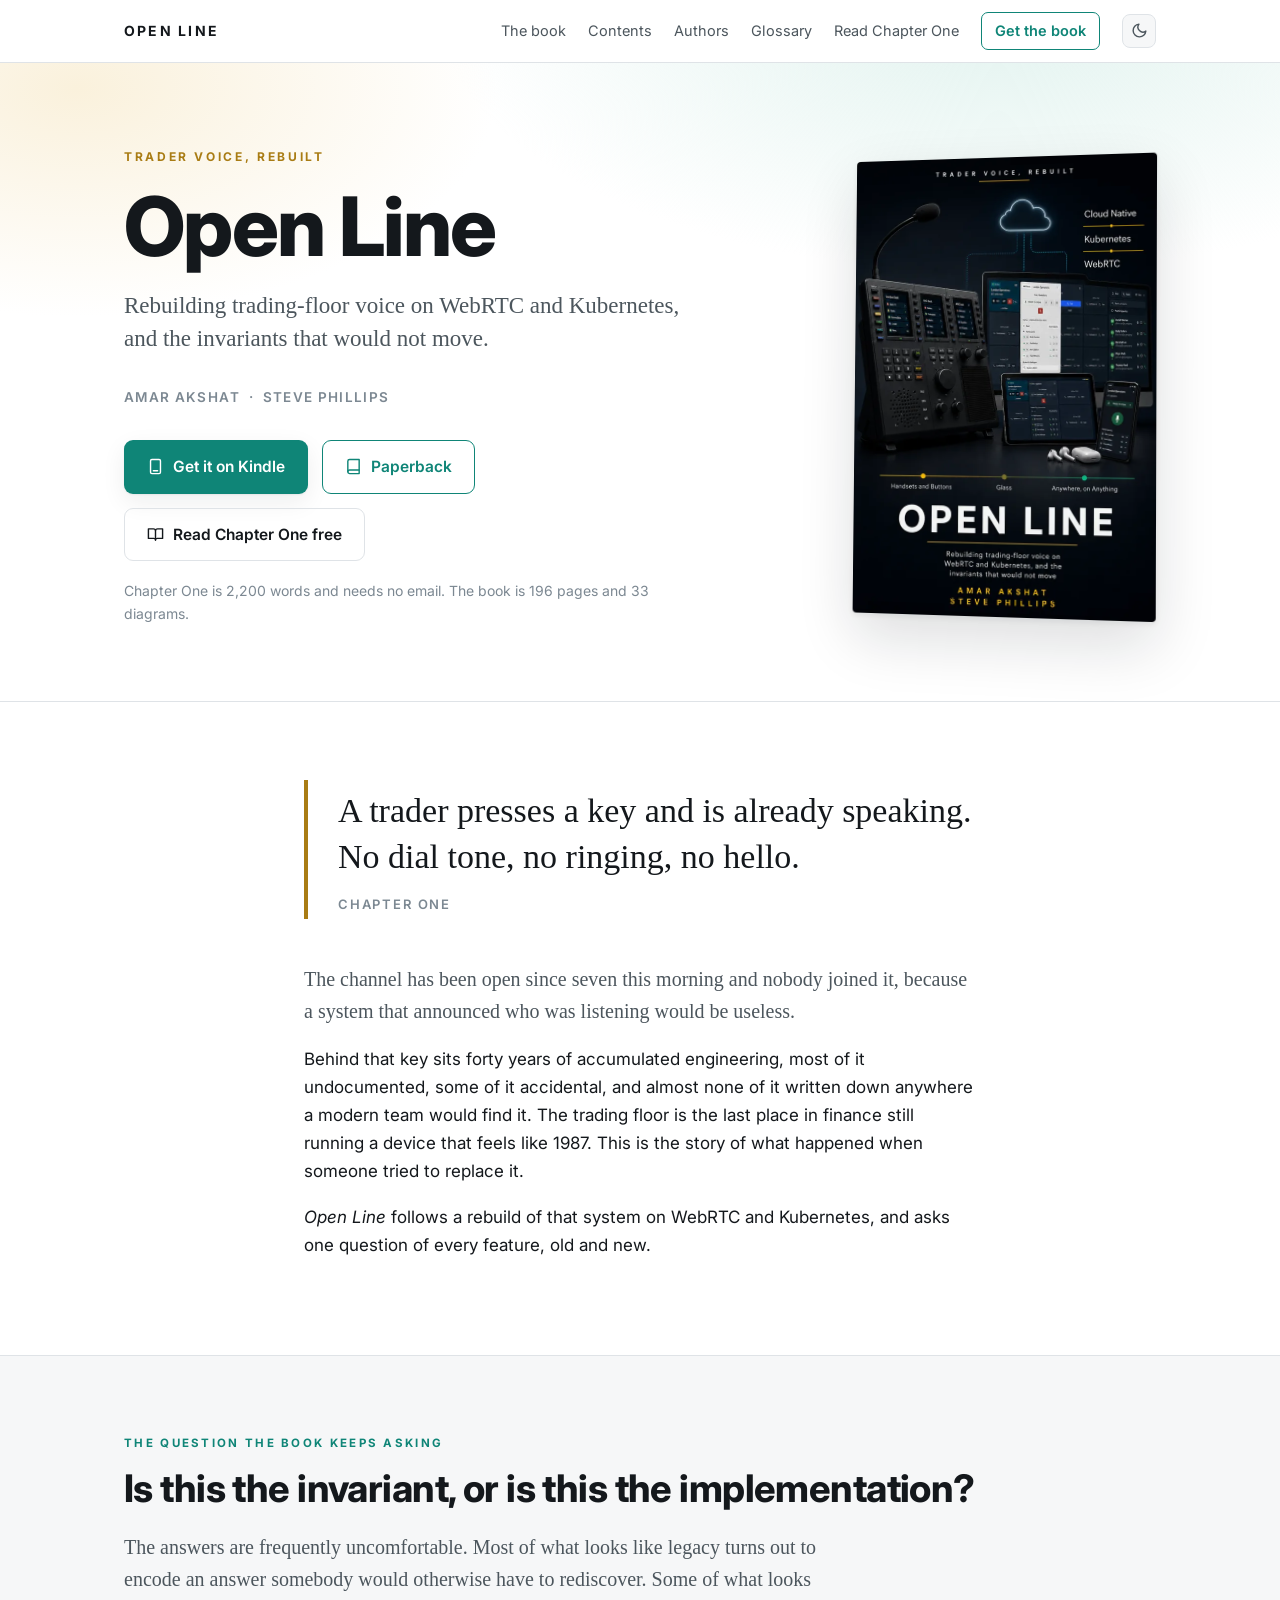
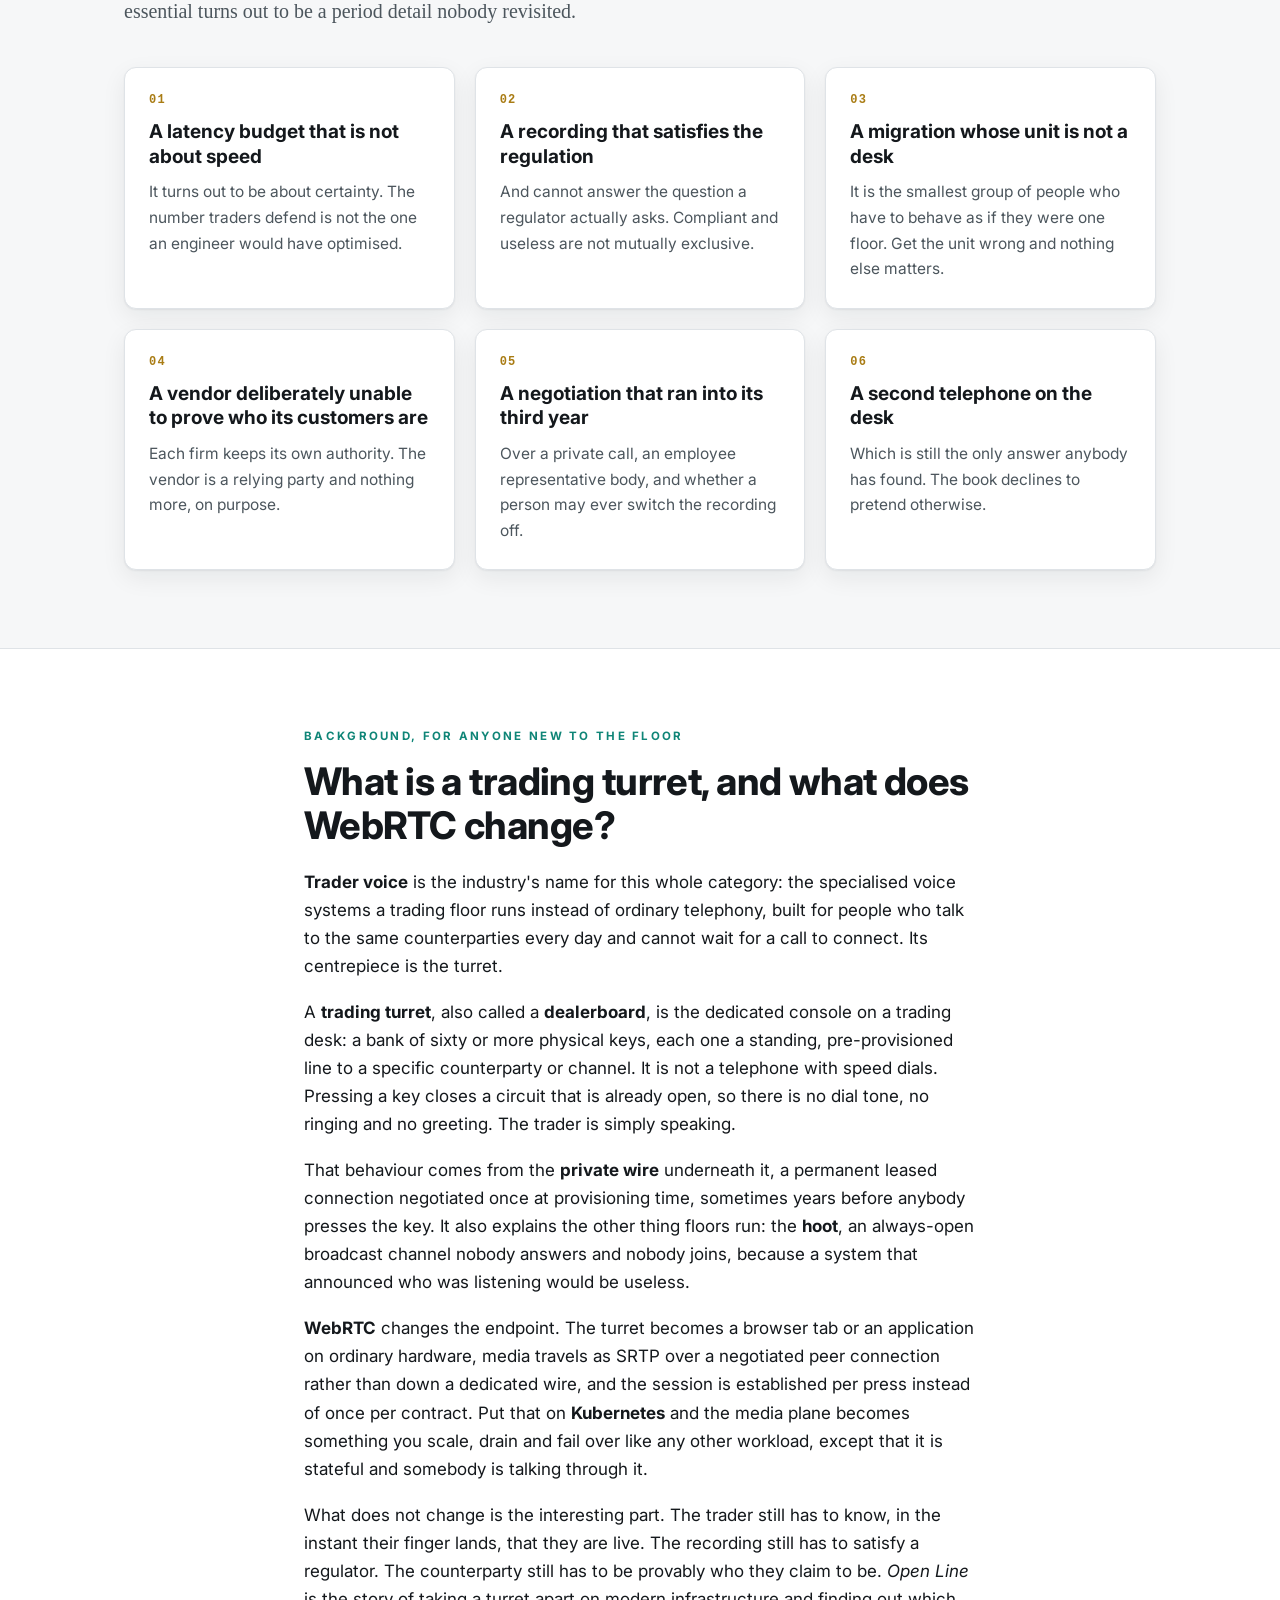
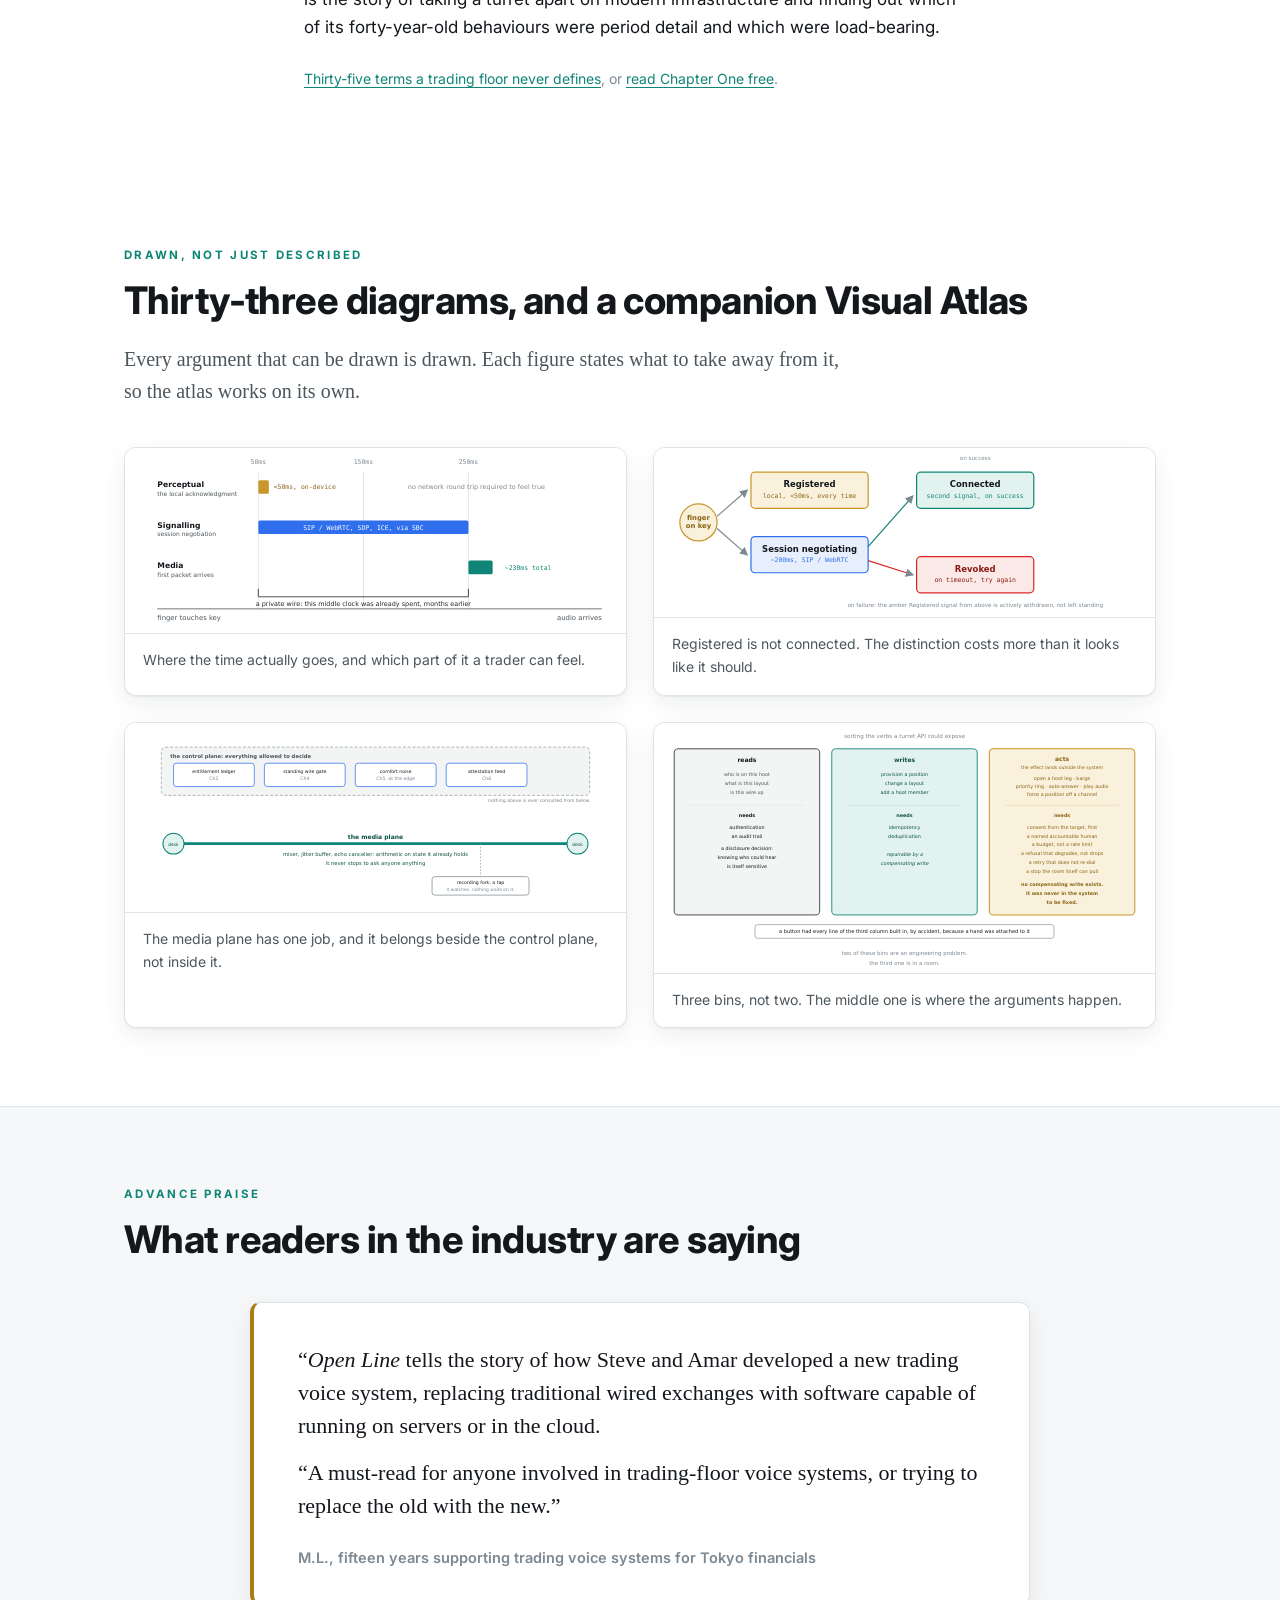
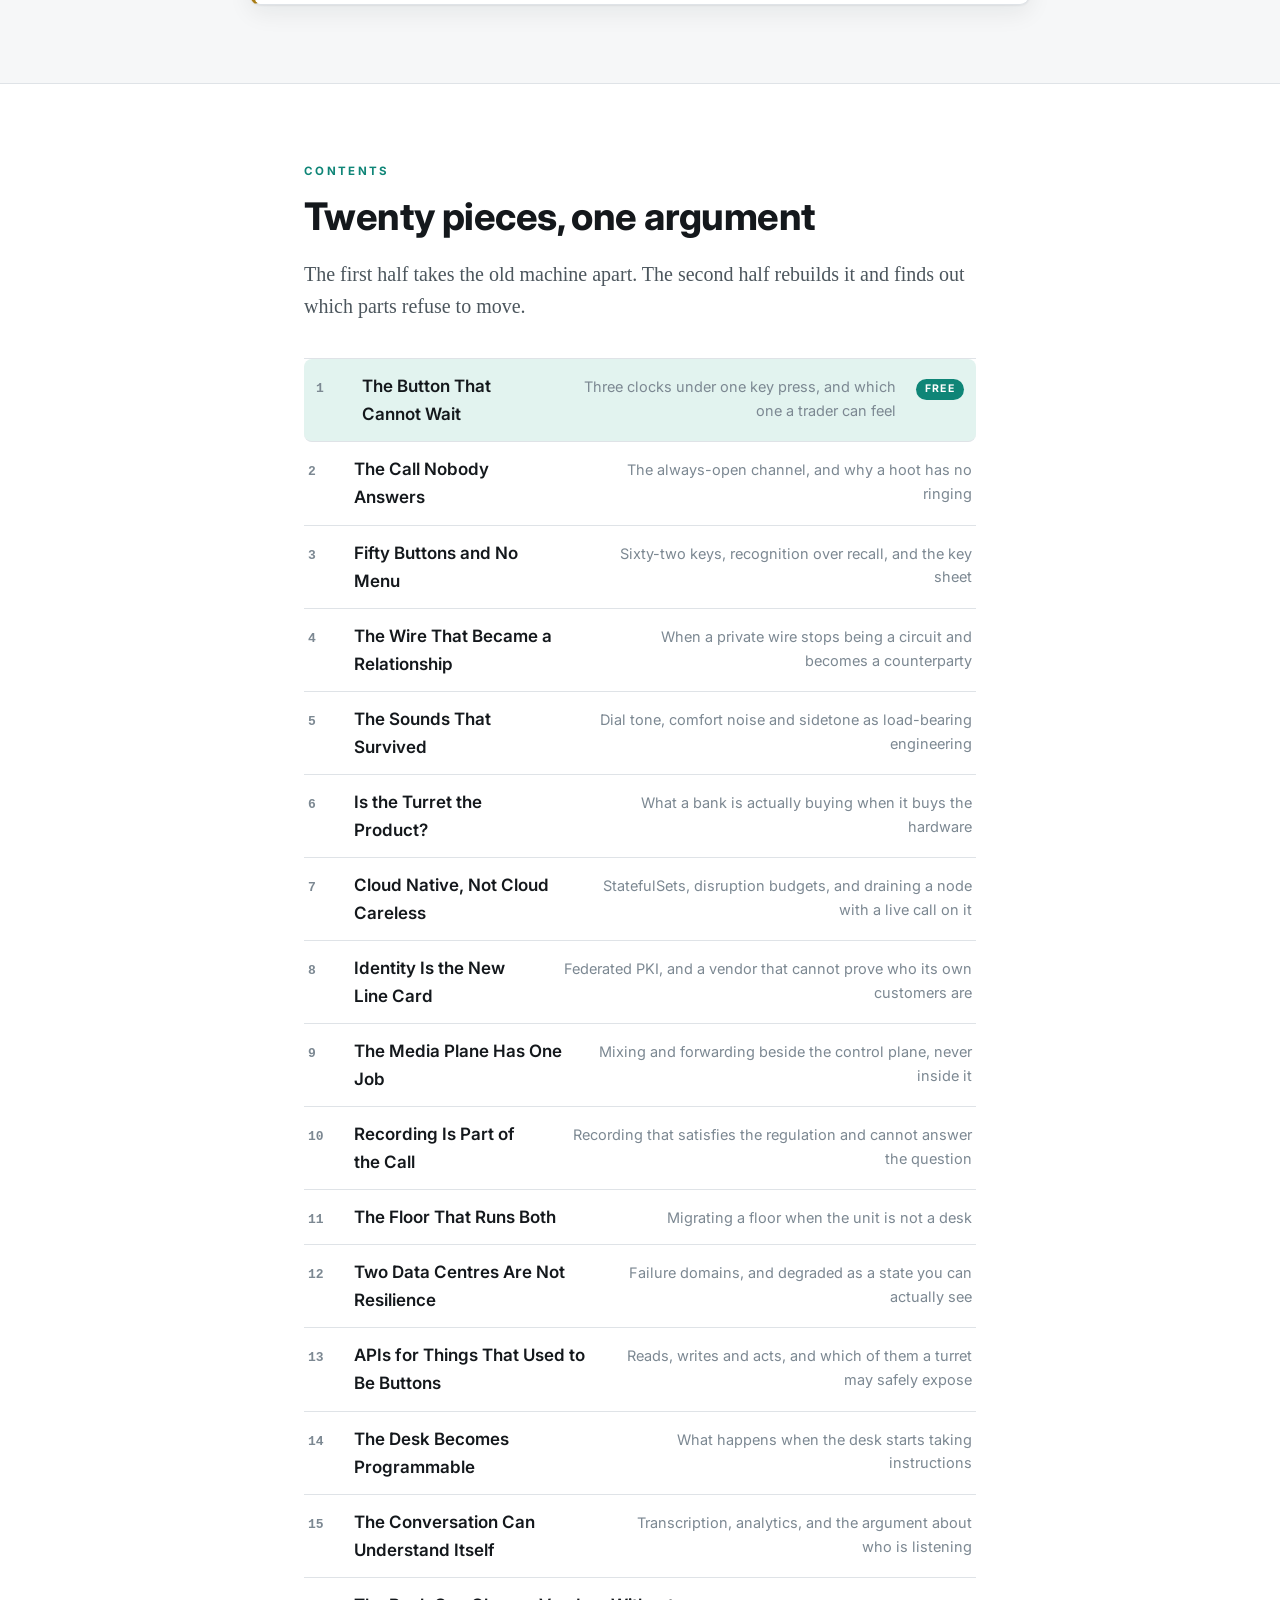
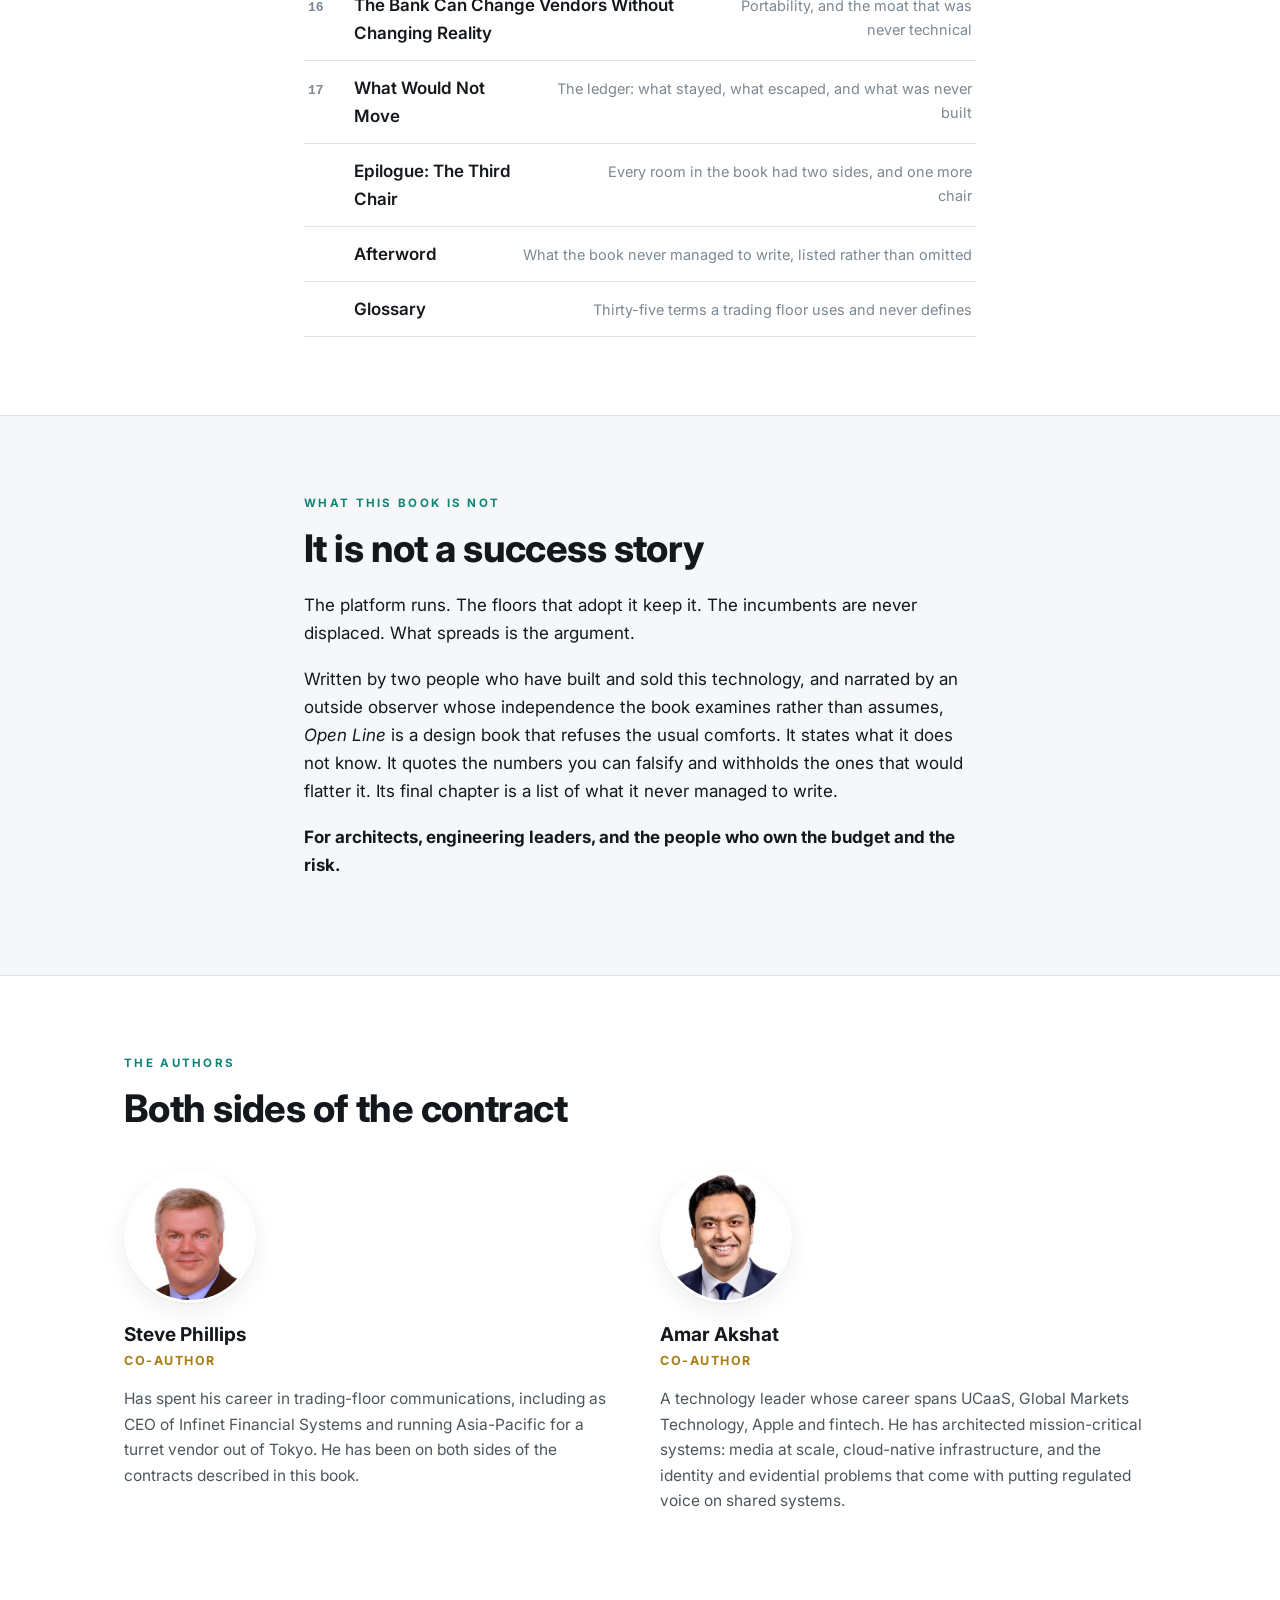
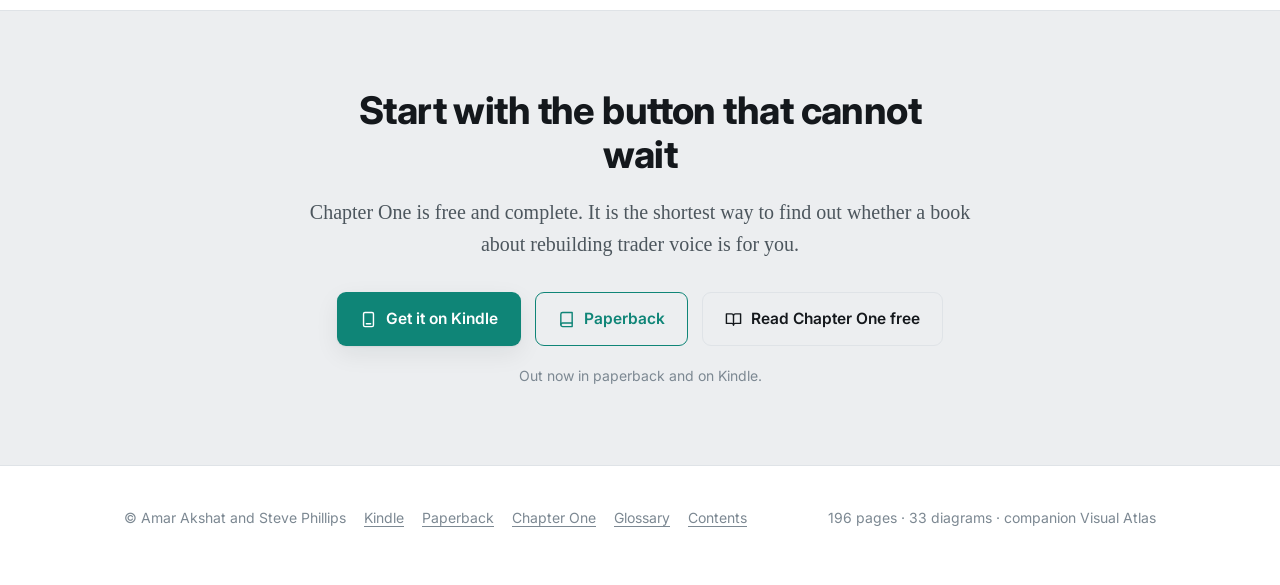
<file: index.html>
<!doctype html>
<html lang="en" data-theme="light">
<head>
<meta charset="utf-8">
<meta name="viewport" content="width=device-width, initial-scale=1">
<title>Open Line: The Story of Trader Voice on Modern Technology</title>
<meta name="description" content="A trader presses a key and is already speaking. The story of trader voice rebuilt on WebRTC and Kubernetes, and the invariants that would not move. Read Chapter One free.">
<link rel="canonical" href="https://tradervoice-book.press/">

<meta property="og:type" content="book">
<meta property="og:locale" content="en_GB">
<meta property="og:site_name" content="Open Line">
<meta property="og:title" content="Open Line: The Story of Trader Voice on Modern Technology">
<meta property="og:description" content="A trader presses a key and is already speaking. No dial tone, no ringing, no hello. The story of rebuilding trading-floor voice on WebRTC and Kubernetes, and the invariants that would not move.">
<meta property="og:url" content="https://tradervoice-book.press/">
<meta property="og:image" content="https://tradervoice-book.press/assets/og.jpg">
<meta property="og:image:type" content="image/jpeg">
<meta property="og:image:width" content="1200">
<meta property="og:image:height" content="630">
<meta property="og:image:alt" content="Open Line: rebuilding trading-floor voice on WebRTC and Kubernetes, by Amar Akshat and Steve Phillips.">
<meta property="book:author" content="Amar Akshat">
<meta property="book:author" content="Steve Phillips">
<meta name="twitter:card" content="summary_large_image">
<meta name="twitter:title" content="Open Line: The Story of Trader Voice on Modern Technology">
<meta name="twitter:description" content="A trader presses a key and is already speaking. Rebuilding trading-floor voice on WebRTC and Kubernetes, and the invariants that would not move.">
<meta name="twitter:image" content="https://tradervoice-book.press/assets/og.jpg">
<meta name="theme-color" content="#ffffff" media="(prefers-color-scheme: light)">
<meta name="theme-color" content="#0d1117" media="(prefers-color-scheme: dark)">

<link rel="icon" href="assets/favicon.svg" type="image/svg+xml">
<link rel="apple-touch-icon" href="assets/apple-touch-icon.png">
<link rel="manifest" href="site.webmanifest">
<link rel="preload" as="image" href="assets/cover.webp" type="image/webp" fetchpriority="high">
<link rel="stylesheet" href="assets/style.css">
<link rel="preconnect" href="https://fonts.googleapis.com">
<link rel="preconnect" href="https://fonts.gstatic.com" crossorigin>
<link rel="stylesheet" href="https://fonts.googleapis.com/css2?family=Inter:wght@400;600;700;800&display=swap" media="print" onload="this.media='all'">
<noscript><link rel="stylesheet" href="https://fonts.googleapis.com/css2?family=Inter:wght@400;600;700;800&display=swap"></noscript>
<script>
  (function () {
    var t = localStorage.getItem('ol-theme');
    document.documentElement.setAttribute('data-theme', t || (matchMedia('(prefers-color-scheme: dark)').matches ? 'dark' : 'light'));
  })();
</script>
<script type="application/ld+json">
{
  "@context": "https://schema.org",
  "@type": "Book",
  "name": "Open Line",
  "alternativeHeadline": "Rebuilding trading-floor voice on WebRTC and Kubernetes, and the invariants that would not move",
  "author": [
    { "@type": "Person", "name": "Amar Akshat" },
    { "@type": "Person", "name": "Steve Phillips" }
  ],
  "numberOfPages": 196,
  "workExample": [
    {
      "@type": "Book",
      "bookFormat": "https://schema.org/EBook",
      "inLanguage": "en",
      "offers": { "@type": "Offer", "url": "https://www.amazon.com/Open-Line-Rebuilding-trading-floor-Kubernetes-ebook/dp/B0HHG6NGFH/", "availability": "https://schema.org/InStock" }
    },
    {
      "@type": "Book",
      "bookFormat": "https://schema.org/Paperback",
      "inLanguage": "en",
      "numberOfPages": 196,
      "offers": { "@type": "Offer", "url": "https://www.amazon.com/Open-Line-Rebuilding-trading-floor-Kubernetes/dp/B0HHZTL4HN/", "availability": "https://schema.org/InStock" }
    }
  ],
  "inLanguage": "en",
  "genre": "Software architecture",
  "url": "https://tradervoice-book.press/",
  "image": "https://tradervoice-book.press/assets/og.jpg",
  "description": "The trading floor is the last place in finance still running a device that feels like 1987. This is the story of what happened when someone tried to replace it."
}
</script>
</head>
<body>

<nav class="nav">
  <div class="nav-in">
    <a class="brand" href="./">Open&nbsp;Line</a>
    <div class="nav-links">
      <a href="#book" class="hide-sm">The book</a>
      <a href="#contents" class="hide-sm">Contents</a>
      <a href="#authors" class="hide-sm">Authors</a>
      <a href="glossary/" class="hide-sm">Glossary</a>
      <a href="read/" class="hide-xs">Read Chapter One</a>
      <a class="nav-buy" href="https://www.amazon.com/Open-Line-Rebuilding-trading-floor-Kubernetes-ebook/dp/B0HHG6NGFH/" target="_blank" rel="noopener">Get the book</a>
      <button class="themer" id="themer" type="button" aria-label="Switch between light and dark theme">
        <svg class="i-moon" viewBox="0 0 24 24" fill="none" stroke="currentColor" stroke-width="2" stroke-linecap="round" stroke-linejoin="round" aria-hidden="true"><path d="M21 12.79A9 9 0 1 1 11.21 3 7 7 0 0 0 21 12.79z"/></svg>
        <svg class="i-sun" viewBox="0 0 24 24" fill="none" stroke="currentColor" stroke-width="2" stroke-linecap="round" stroke-linejoin="round" aria-hidden="true"><circle cx="12" cy="12" r="4.2"/><path d="M12 2v2M12 20v2M4.9 4.9l1.4 1.4M17.7 17.7l1.4 1.4M2 12h2M20 12h2M4.9 19.1l1.4-1.4M17.7 6.3l1.4-1.4"/></svg>
      </button>
    </div>
  </div>
</nav>

<header class="hero">
  <div class="wrap hero-grid">
    <div>
      <p class="kicker">Trader voice, rebuilt</p>
      <h1 class="title">Open Line</h1>
      <p class="sub">Rebuilding trading-floor voice on WebRTC and Kubernetes, and the invariants that would not move.</p>
      <p class="byline">Amar Akshat &nbsp;&middot;&nbsp; Steve Phillips</p>
      <div class="cta-row">
        <a class="btn btn-primary" href="https://www.amazon.com/Open-Line-Rebuilding-trading-floor-Kubernetes-ebook/dp/B0HHG6NGFH/" target="_blank" rel="noopener">
          <svg viewBox="0 0 24 24" width="17" height="17" fill="none" stroke="currentColor" stroke-width="2" stroke-linecap="round" stroke-linejoin="round" aria-hidden="true"><rect x="5" y="2" width="14" height="20" rx="2"/><path d="M9 18h6"/></svg>
          Get it on Kindle
        </a>
        <a class="btn btn-ghost btn-buy" href="https://www.amazon.com/Open-Line-Rebuilding-trading-floor-Kubernetes/dp/B0HHZTL4HN/" target="_blank" rel="noopener">
          <svg viewBox="0 0 24 24" width="17" height="17" fill="none" stroke="currentColor" stroke-width="2" stroke-linecap="round" stroke-linejoin="round" aria-hidden="true"><path d="M4 4.5A2.5 2.5 0 0 1 6.5 2H20v20H6.5A2.5 2.5 0 0 1 4 19.5z"/><path d="M4 19.5A2.5 2.5 0 0 1 6.5 17H20"/></svg>
          Paperback
        </a>
        <a class="btn btn-ghost" href="read/">
          <svg viewBox="0 0 24 24" width="17" height="17" fill="none" stroke="currentColor" stroke-width="2" stroke-linecap="round" stroke-linejoin="round" aria-hidden="true"><path d="M2 4h7a3 3 0 0 1 3 3v13a2.5 2.5 0 0 0-2.5-2.5H2zM22 4h-7a3 3 0 0 0-3 3v13a2.5 2.5 0 0 1 2.5-2.5H22z"/></svg>
          Read Chapter One free
        </a>
      </div>
      <p class="cta-note">Chapter One is 2,200 words and needs no email. The book is 196 pages and 33 diagrams.</p>
    </div>
    <div class="hero-art">
      <img src="assets/cover.webp" width="613" height="920" fetchpriority="high" decoding="async"
           alt="Cover of Open Line: a trading-floor turret beside the screens, tablet and phone that replaced it.">
    </div>
  </div>
</header>

<section id="book">
  <div class="wrap narrow">
    <blockquote class="pull">
      A trader presses a key and is already speaking. No dial tone, no ringing, no hello.
      <cite>Chapter One</cite>
    </blockquote>
  </div>
  <div class="wrap narrow" style="margin-top:44px">
    <p class="lede">The channel has been open since seven this morning and nobody joined it, because a system that announced who was listening would be useless.</p>
    <p>Behind that key sits forty years of accumulated engineering, most of it undocumented, some of it accidental, and almost none of it written down anywhere a modern team would find it. The trading floor is the last place in finance still running a device that feels like 1987. This is the story of what happened when someone tried to replace it.</p>
    <p><em>Open Line</em> follows a rebuild of that system on WebRTC and Kubernetes, and asks one question of every feature, old and new.</p>
  </div>
</section>

<section class="alt">
  <div class="wrap">
    <p class="eyebrow">The question the book keeps asking</p>
    <h2>Is this the invariant, or is this the implementation?</h2>
    <p class="lede narrow" style="margin:0">The answers are frequently uncomfortable. Most of what looks like legacy turns out to encode an answer somebody would otherwise have to rediscover. Some of what looks essential turns out to be a period detail nobody revisited.</p>
    <div class="cards">
      <div class="card">
        <span class="n">01</span>
        <h3>A latency budget that is not about speed</h3>
        <p>It turns out to be about certainty. The number traders defend is not the one an engineer would have optimised.</p>
      </div>
      <div class="card">
        <span class="n">02</span>
        <h3>A recording that satisfies the regulation</h3>
        <p>And cannot answer the question a regulator actually asks. Compliant and useless are not mutually exclusive.</p>
      </div>
      <div class="card">
        <span class="n">03</span>
        <h3>A migration whose unit is not a desk</h3>
        <p>It is the smallest group of people who have to behave as if they were one floor. Get the unit wrong and nothing else matters.</p>
      </div>
      <div class="card">
        <span class="n">04</span>
        <h3>A vendor deliberately unable to prove who its customers are</h3>
        <p>Each firm keeps its own authority. The vendor is a relying party and nothing more, on purpose.</p>
      </div>
      <div class="card">
        <span class="n">05</span>
        <h3>A negotiation that ran into its third year</h3>
        <p>Over a private call, an employee representative body, and whether a person may ever switch the recording off.</p>
      </div>
      <div class="card">
        <span class="n">06</span>
        <h3>A second telephone on the desk</h3>
        <p>Which is still the only answer anybody has found. The book declines to pretend otherwise.</p>
      </div>
    </div>
  </div>
</section>

<section id="what-is-a-turret">
  <div class="wrap narrow">
    <p class="eyebrow">Background, for anyone new to the floor</p>
    <h2>What is a trading turret, and what does WebRTC change?</h2>
    <p><strong>Trader voice</strong> is the industry's name for this whole category: the specialised voice systems a trading floor runs instead of ordinary telephony, built for people who talk to the same counterparties every day and cannot wait for a call to connect. Its centrepiece is the turret.</p>
    <p>A <strong>trading turret</strong>, also called a <strong>dealerboard</strong>, is the dedicated console on a trading desk: a bank of sixty or more physical keys, each one a standing, pre-provisioned line to a specific counterparty or channel. It is not a telephone with speed dials. Pressing a key closes a circuit that is already open, so there is no dial tone, no ringing and no greeting. The trader is simply speaking.</p>
    <p>That behaviour comes from the <strong>private wire</strong> underneath it, a permanent leased connection negotiated once at provisioning time, sometimes years before anybody presses the key. It also explains the other thing floors run: the <strong>hoot</strong>, an always-open broadcast channel nobody answers and nobody joins, because a system that announced who was listening would be useless.</p>
    <p><strong>WebRTC</strong> changes the endpoint. The turret becomes a browser tab or an application on ordinary hardware, media travels as SRTP over a negotiated peer connection rather than down a dedicated wire, and the session is established per press instead of once per contract. Put that on <strong>Kubernetes</strong> and the media plane becomes something you scale, drain and fail over like any other workload, except that it is stateful and somebody is talking through it.</p>
    <p>What does not change is the interesting part. The trader still has to know, in the instant their finger lands, that they are live. The recording still has to satisfy a regulator. The counterparty still has to be provably who they claim to be. <em>Open Line</em> is the story of taking a turret apart on modern infrastructure and finding out which of its forty-year-old behaviours were period detail and which were load-bearing.</p>
    <p class="cta-note" style="margin-top:26px"><a href="glossary/">Thirty-five terms a trading floor never defines</a>, or <a href="read/">read Chapter One free</a>.</p>
  </div>
</section>

<section>
  <div class="wrap">
    <p class="eyebrow">Drawn, not just described</p>
    <h2>Thirty-three diagrams, and a companion Visual Atlas</h2>
    <p class="lede narrow" style="margin:0">Every argument that can be drawn is drawn. Each figure states what to take away from it, so the atlas works on its own.</p>
    <div class="figs">
      <figure class="fig">
        <a href="assets/figs/fig-1-1-three-clocks.svg" target="_blank" rel="noopener" aria-label="Open this diagram full size"><img src="assets/figs/fig-1-1-three-clocks.svg" alt="Three clocks diagram showing where a call's time is actually spent." loading="lazy"></a>
        <p class="zoom">Tap to open full size</p>
        <figcaption>Where the time actually goes, and which part of it a trader can feel.</figcaption>
      </figure>
      <figure class="fig">
        <a href="assets/figs/fig-1-2-registered-vs-connected.svg" target="_blank" rel="noopener" aria-label="Open this diagram full size"><img src="assets/figs/fig-1-2-registered-vs-connected.svg" alt="Diagram contrasting a registered endpoint with a connected one." loading="lazy"></a>
        <p class="zoom">Tap to open full size</p>
        <figcaption>Registered is not connected. The distinction costs more than it looks like it should.</figcaption>
      </figure>
      <figure class="fig">
        <a href="assets/figs/fig-9-1-beside-not-inside.svg" target="_blank" rel="noopener" aria-label="Open this diagram full size"><img src="assets/figs/fig-9-1-beside-not-inside.svg" alt="Diagram showing media placed beside the orchestration plane rather than inside it." loading="lazy"></a>
        <p class="zoom">Tap to open full size</p>
        <figcaption>The media plane has one job, and it belongs beside the control plane, not inside it.</figcaption>
      </figure>
      <figure class="fig">
        <a href="assets/figs/fig-13-1-three-bins-not-two.svg" target="_blank" rel="noopener" aria-label="Open this diagram full size"><img src="assets/figs/fig-13-1-three-bins-not-two.svg" alt="Diagram showing three classification bins where teams usually assume two." loading="lazy"></a>
        <p class="zoom">Tap to open full size</p>
        <figcaption>Three bins, not two. The middle one is where the arguments happen.</figcaption>
      </figure>
    </div>
  </div>
</section>

<!-- ============================================================
     ENDORSEMENTS
     One quote so far, so it runs as a single feature. When the second
     arrives, add class="grid" to .quotes and move each quote into its
     own <blockquote class="endorse"> alongside this one; the grid
     handles two, three or four. Nothing placeholder is rendered, so
     the page never ships looking unfinished.
     ============================================================ -->
<section class="alt" id="praise">
  <div class="wrap">
    <p class="eyebrow">Advance praise</p>
    <h2>What readers in the industry are saying</h2>
    <div class="quotes">

      <blockquote class="endorse feature">
        <p>&ldquo;<em>Open Line</em> tells the story of how Steve and Amar developed a new trading voice system, replacing traditional wired exchanges with software capable of running on servers or in the cloud.</p>
        <p>&ldquo;A must-read for anyone involved in trading-floor voice systems, or trying to replace the old with the new.&rdquo;</p>
        <footer>M.L., fifteen years supporting trading voice systems for Tokyo financials</footer>
      </blockquote>

    </div>
  </div>
</section>

<section id="contents">
  <div class="wrap narrow">
    <p class="eyebrow">Contents</p>
    <h2>Twenty pieces, one argument</h2>
    <p class="lede" style="margin:0">The first half takes the old machine apart. The second half rebuilds it and finds out which parts refuse to move.</p>
    <div class="toc">
      <div class="toc-row free">
        <span class="num">1</span>
        <span class="nm"><a href="read/" style="text-decoration:none;color:inherit">The Button That Cannot Wait</a></span>
        <span class="bl">Three clocks under one key press, and which one a trader can feel</span>
        <span class="free-tag">Free</span>
      </div>
      <div class="toc-row"><span class="num">2</span><span class="nm">The Call Nobody Answers</span><span class="bl">The always-open channel, and why a hoot has no ringing</span></div>
      <div class="toc-row"><span class="num">3</span><span class="nm">Fifty Buttons and No Menu</span><span class="bl">Sixty-two keys, recognition over recall, and the key sheet</span></div>
      <div class="toc-row"><span class="num">4</span><span class="nm">The Wire That Became a Relationship</span><span class="bl">When a private wire stops being a circuit and becomes a counterparty</span></div>
      <div class="toc-row"><span class="num">5</span><span class="nm">The Sounds That Survived</span><span class="bl">Dial tone, comfort noise and sidetone as load-bearing engineering</span></div>
      <div class="toc-row"><span class="num">6</span><span class="nm">Is the Turret the Product?</span><span class="bl">What a bank is actually buying when it buys the hardware</span></div>
      <div class="toc-row"><span class="num">7</span><span class="nm">Cloud Native, Not Cloud Careless</span><span class="bl">StatefulSets, disruption budgets, and draining a node with a live call on it</span></div>
      <div class="toc-row"><span class="num">8</span><span class="nm">Identity Is the New Line Card</span><span class="bl">Federated PKI, and a vendor that cannot prove who its own customers are</span></div>
      <div class="toc-row"><span class="num">9</span><span class="nm">The Media Plane Has One Job</span><span class="bl">Mixing and forwarding beside the control plane, never inside it</span></div>
      <div class="toc-row"><span class="num">10</span><span class="nm">Recording Is Part of the Call</span><span class="bl">Recording that satisfies the regulation and cannot answer the question</span></div>
      <div class="toc-row"><span class="num">11</span><span class="nm">The Floor That Runs Both</span><span class="bl">Migrating a floor when the unit is not a desk</span></div>
      <div class="toc-row"><span class="num">12</span><span class="nm">Two Data Centres Are Not Resilience</span><span class="bl">Failure domains, and degraded as a state you can actually see</span></div>
      <div class="toc-row"><span class="num">13</span><span class="nm">APIs for Things That Used to Be Buttons</span><span class="bl">Reads, writes and acts, and which of them a turret may safely expose</span></div>
      <div class="toc-row"><span class="num">14</span><span class="nm">The Desk Becomes Programmable</span><span class="bl">What happens when the desk starts taking instructions</span></div>
      <div class="toc-row"><span class="num">15</span><span class="nm">The Conversation Can Understand Itself</span><span class="bl">Transcription, analytics, and the argument about who is listening</span></div>
      <div class="toc-row"><span class="num">16</span><span class="nm">The Bank Can Change Vendors Without Changing Reality</span><span class="bl">Portability, and the moat that was never technical</span></div>
      <div class="toc-row"><span class="num">17</span><span class="nm">What Would Not Move</span><span class="bl">The ledger: what stayed, what escaped, and what was never built</span></div>
      <div class="toc-row"><span class="num">&nbsp;</span><span class="nm">Epilogue: The Third Chair</span><span class="bl">Every room in the book had two sides, and one more chair</span></div>
      <div class="toc-row"><span class="num">&nbsp;</span><span class="nm">Afterword</span><span class="bl">What the book never managed to write, listed rather than omitted</span></div>
      <div class="toc-row"><span class="num">&nbsp;</span><span class="nm">Glossary</span><span class="bl">Thirty-five terms a trading floor uses and never defines</span></div>
    </div>
  </div>
</section>

<section class="alt">
  <div class="wrap narrow">
    <p class="eyebrow">What this book is not</p>
    <h2>It is not a success story</h2>
    <p>The platform runs. The floors that adopt it keep it. The incumbents are never displaced. What spreads is the argument.</p>
    <p>Written by two people who have built and sold this technology, and narrated by an outside observer whose independence the book examines rather than assumes, <em>Open Line</em> is a design book that refuses the usual comforts. It states what it does not know. It quotes the numbers you can falsify and withholds the ones that would flatter it. Its final chapter is a list of what it never managed to write.</p>
    <p><strong>For architects, engineering leaders, and the people who own the budget and the risk.</strong></p>
  </div>
</section>

<section id="authors">
  <div class="wrap">
    <p class="eyebrow">The authors</p>
    <h2>Both sides of the contract</h2>
    <div class="authors">
      <div class="author">
        <img class="portrait" src="assets/steve.webp" alt="Steve Phillips" width="132" height="132" loading="lazy">
        <h3>Steve Phillips</h3>
        <p class="role">Co-author</p>
        <p>Has spent his career in trading-floor communications, including as CEO of Infinet Financial Systems and running Asia-Pacific for a turret vendor out of Tokyo. He has been on both sides of the contracts described in this book.</p>
      </div>
      <div class="author">
        <img class="portrait" src="assets/amar.webp" alt="Amar Akshat" width="132" height="132" loading="lazy">
        <h3>Amar Akshat</h3>
        <p class="role">Co-author</p>
        <p>A technology leader whose career spans UCaaS, Global Markets Technology, Apple and fintech. He has architected mission-critical systems: media at scale, cloud-native infrastructure, and the identity and evidential problems that come with putting regulated voice on shared systems.</p>
      </div>
    </div>
  </div>
</section>

<section class="finale">
  <div class="wrap">
    <h2>Start with the button that cannot wait</h2>
    <p class="lede">Chapter One is free and complete. It is the shortest way to find out whether a book about rebuilding trader voice is for you.</p>
    <div class="cta-row">
      <a class="btn btn-primary" href="https://www.amazon.com/Open-Line-Rebuilding-trading-floor-Kubernetes-ebook/dp/B0HHG6NGFH/" target="_blank" rel="noopener">
        <svg viewBox="0 0 24 24" width="17" height="17" fill="none" stroke="currentColor" stroke-width="2" stroke-linecap="round" stroke-linejoin="round" aria-hidden="true"><rect x="5" y="2" width="14" height="20" rx="2"/><path d="M9 18h6"/></svg>
        Get it on Kindle
      </a>
      <a class="btn btn-ghost btn-buy" href="https://www.amazon.com/Open-Line-Rebuilding-trading-floor-Kubernetes/dp/B0HHZTL4HN/" target="_blank" rel="noopener">
        <svg viewBox="0 0 24 24" width="17" height="17" fill="none" stroke="currentColor" stroke-width="2" stroke-linecap="round" stroke-linejoin="round" aria-hidden="true"><path d="M4 4.5A2.5 2.5 0 0 1 6.5 2H20v20H6.5A2.5 2.5 0 0 1 4 19.5z"/><path d="M4 19.5A2.5 2.5 0 0 1 6.5 17H20"/></svg>
        Paperback
      </a>
      <a class="btn btn-ghost" href="read/">
        <svg viewBox="0 0 24 24" width="17" height="17" fill="none" stroke="currentColor" stroke-width="2" stroke-linecap="round" stroke-linejoin="round" aria-hidden="true"><path d="M2 4h7a3 3 0 0 1 3 3v13a2.5 2.5 0 0 0-2.5-2.5H2zM22 4h-7a3 3 0 0 0-3 3v13a2.5 2.5 0 0 1 2.5-2.5H22z"/></svg>
        Read Chapter One free
      </a>
    </div>
    <p class="cta-note">Out now in paperback and on Kindle.</p>
  </div>
</section>

<footer class="site">
  <div class="wrap fl">
    <span>&copy; Amar Akshat and Steve Phillips</span>
    <a href="https://www.amazon.com/Open-Line-Rebuilding-trading-floor-Kubernetes-ebook/dp/B0HHG6NGFH/" target="_blank" rel="noopener">Kindle</a>
    <a href="https://www.amazon.com/Open-Line-Rebuilding-trading-floor-Kubernetes/dp/B0HHZTL4HN/" target="_blank" rel="noopener">Paperback</a>
    <a href="read/">Chapter One</a>
    <a href="glossary/">Glossary</a>
    <a href="#contents">Contents</a>
    <span class="sp">196 pages &middot; 33 diagrams &middot; companion Visual Atlas</span>
  </div>
</footer>

<script src="assets/app.js"></script>
</body>
</html>
</file>
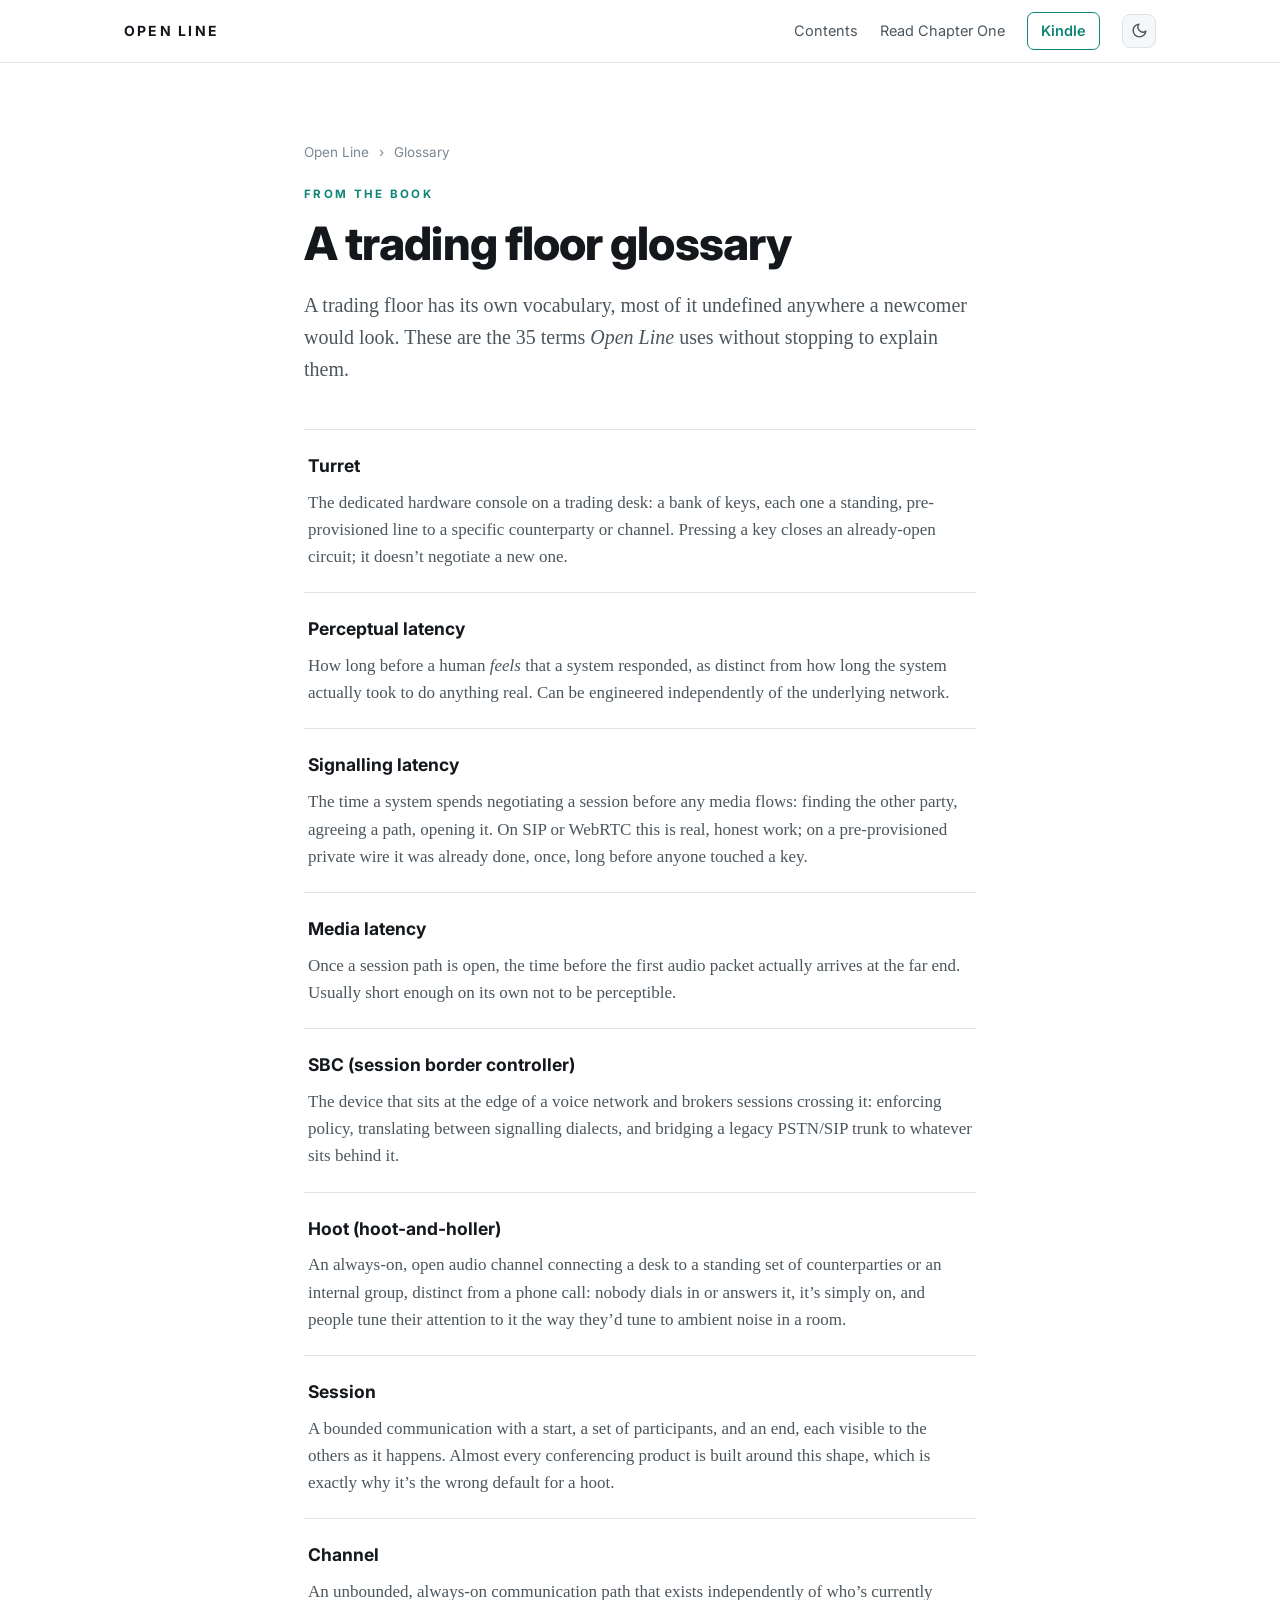
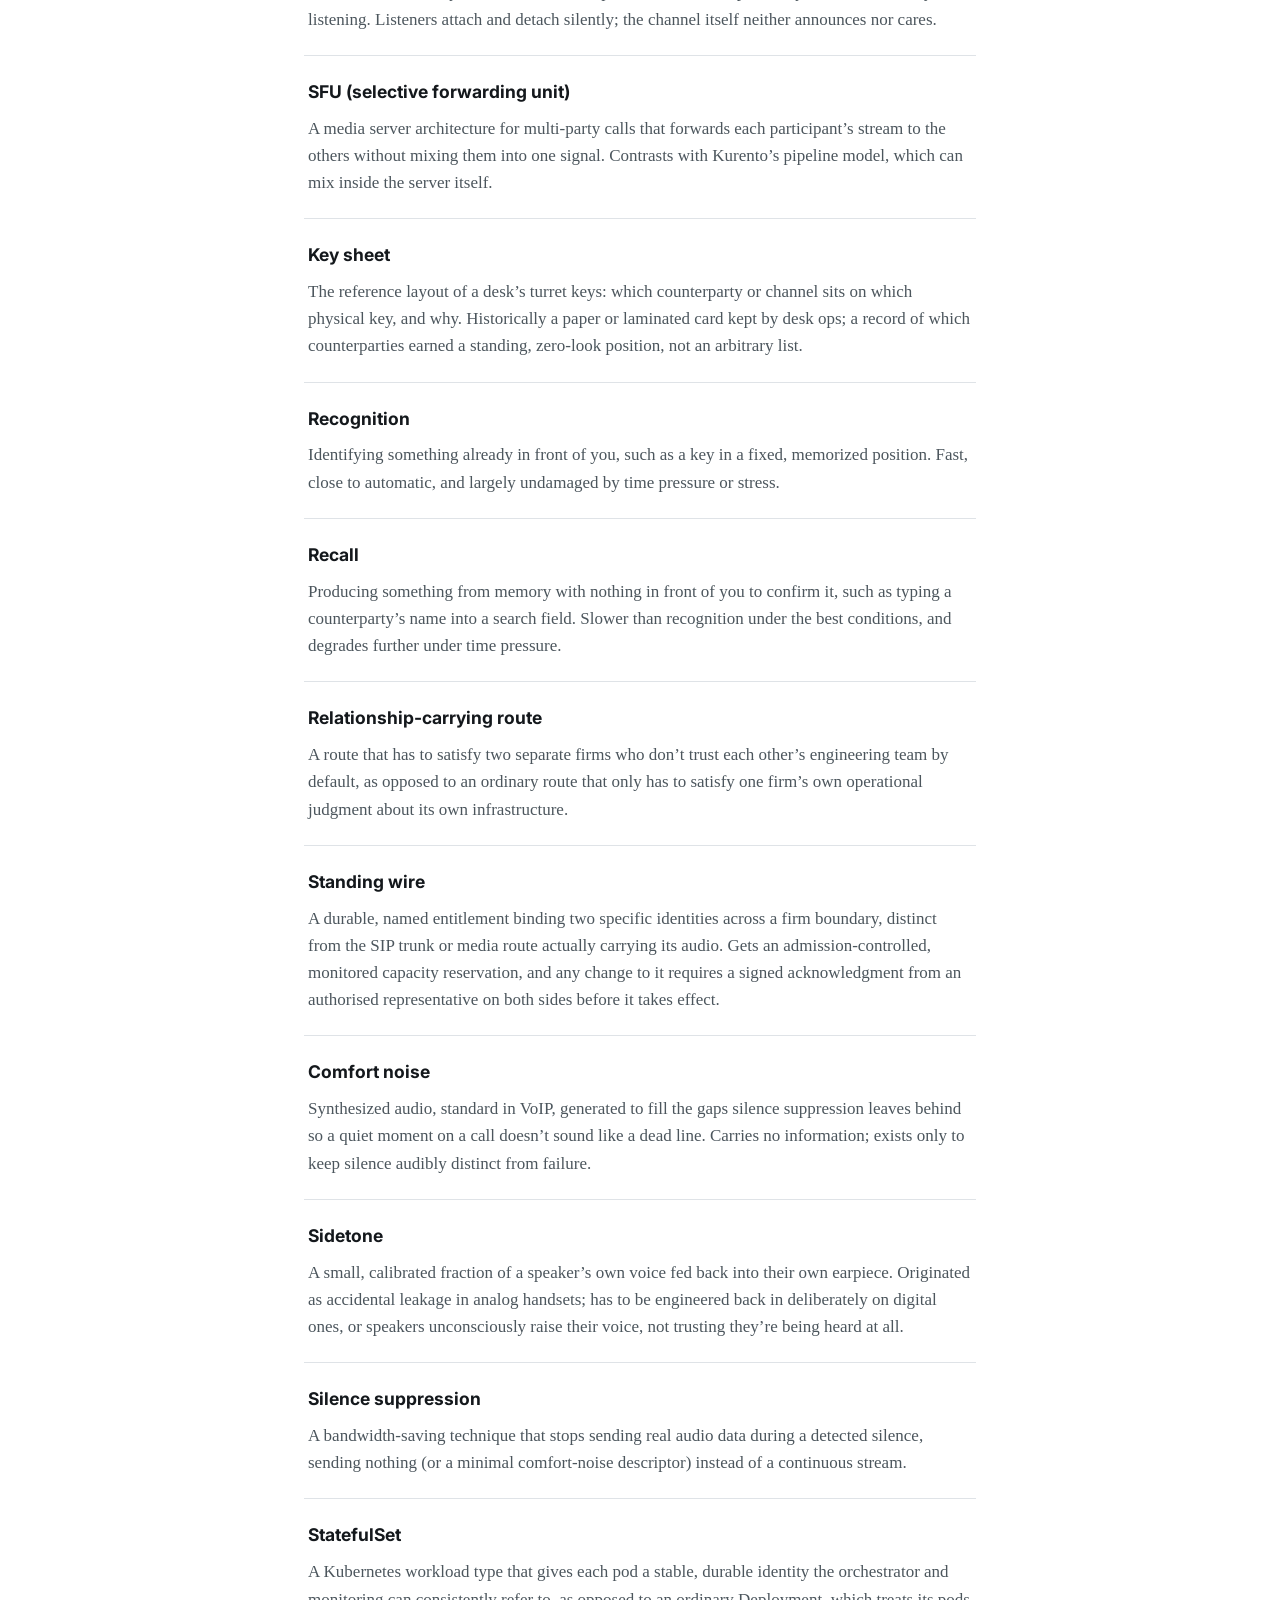
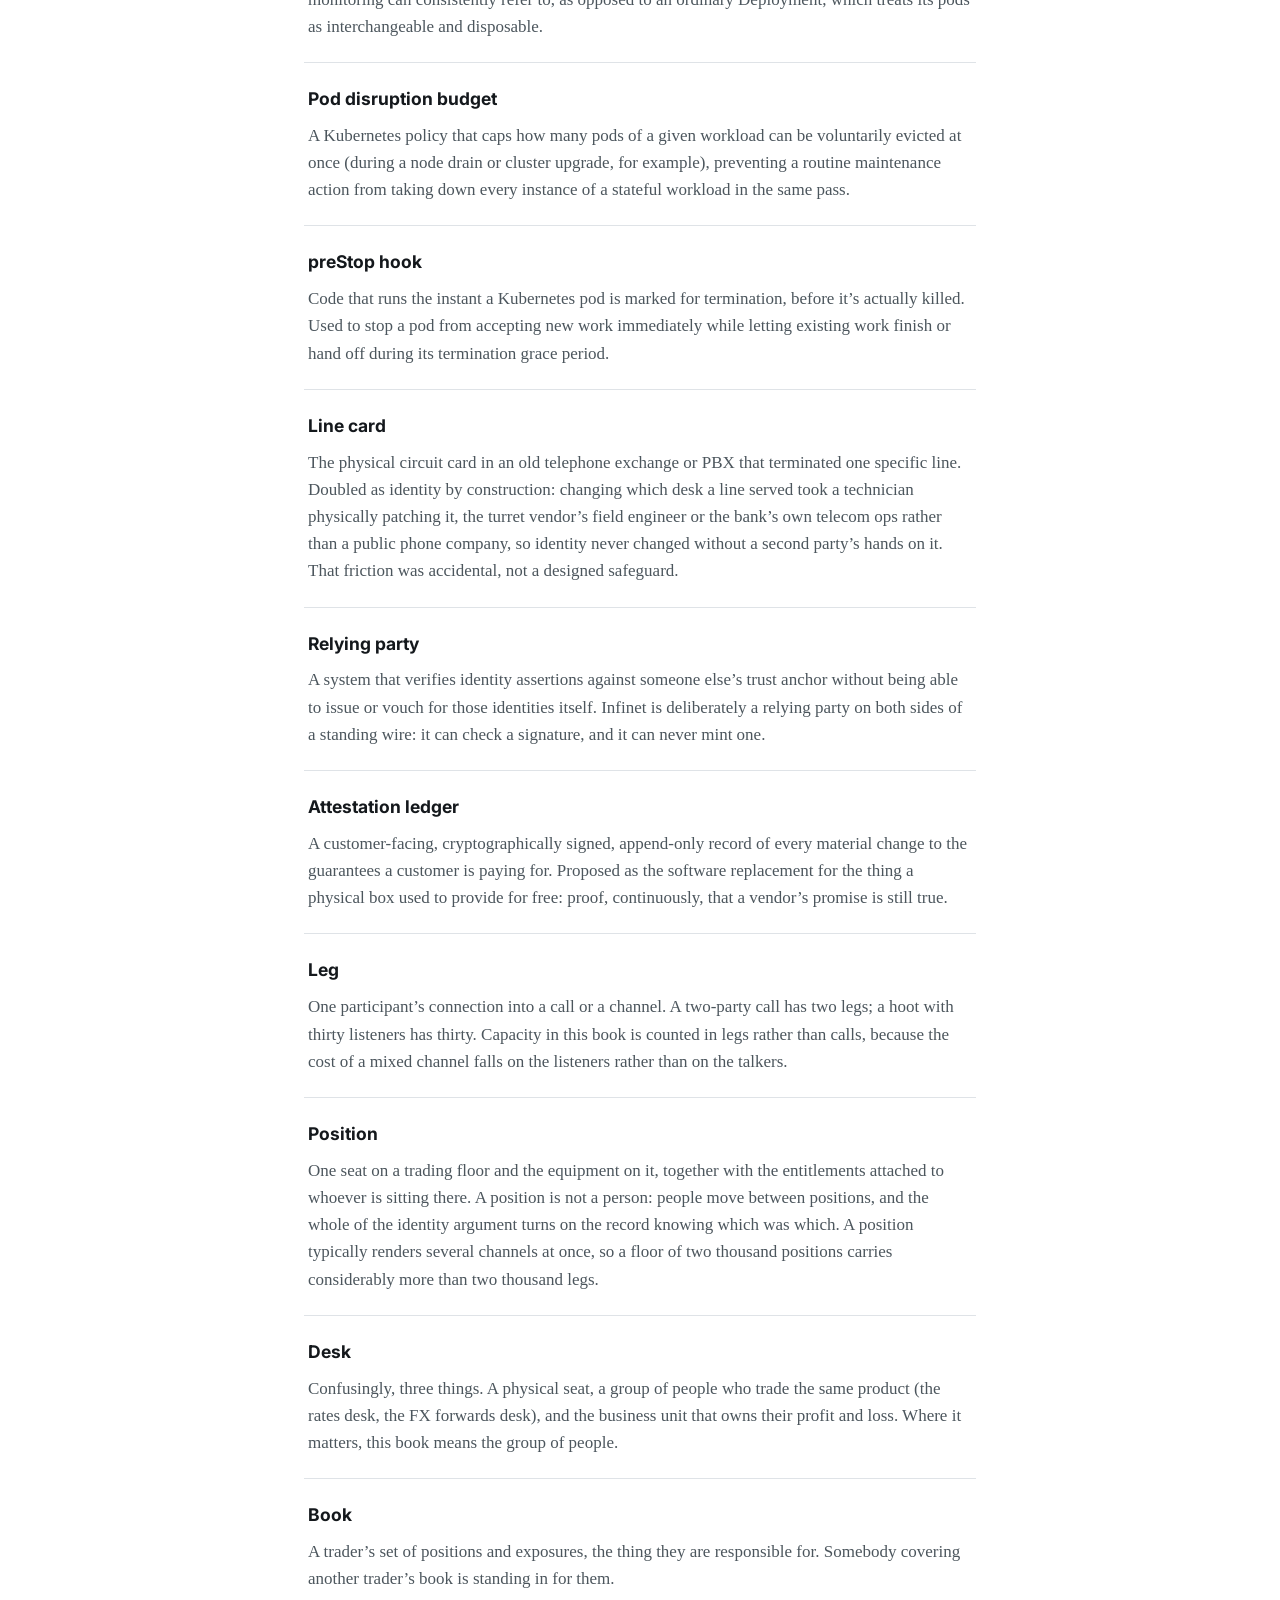
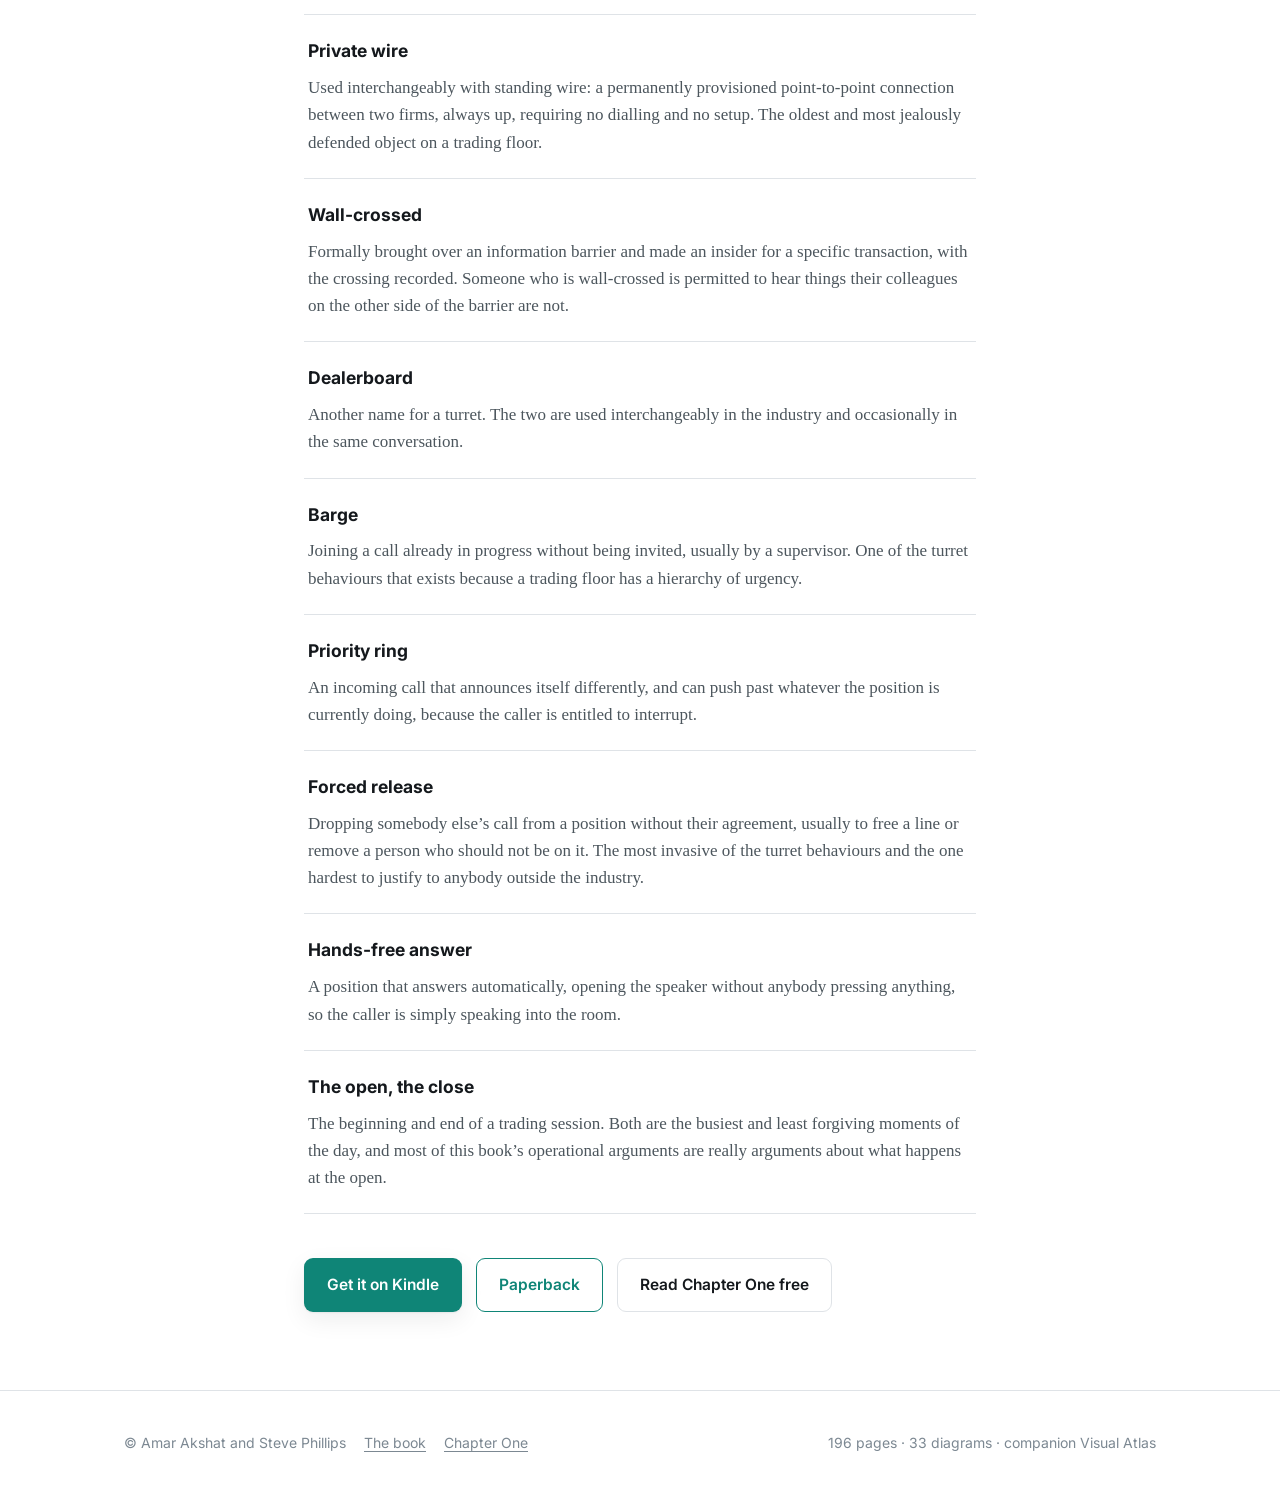
<file: glossary/index.html>
<!doctype html>
<html lang="en" data-theme="light">
<head>
<meta charset="utf-8">
<meta name="viewport" content="width=device-width, initial-scale=1">
<title>Trading Floor Glossary: Turret, Hoot, Private Wire and 32 More</title>
<meta name="description" content="A trading floor glossary: turret, dealerboard, hoot, private wire, key sheet, SBC, SFU, sidetone, comfort noise, barge and more. Thirty-five terms the floor uses and never defines, from the book Open Line.">
<link rel="canonical" href="https://tradervoice-book.press/glossary/">
<meta property="og:type" content="article">
<meta property="og:site_name" content="Open Line">
<meta property="og:locale" content="en_GB">
<meta property="og:title" content="A Trading Floor Glossary">
<meta property="og:description" content="A trading floor glossary: turret, dealerboard, hoot, private wire, key sheet, SBC, SFU, sidetone, comfort noise, barge and more. Thirty-five terms the floor uses and never defines, from the book Open Line.">
<meta property="og:url" content="https://tradervoice-book.press/glossary/">
<meta property="og:image" content="https://tradervoice-book.press/assets/og.jpg">
<meta property="og:image:type" content="image/jpeg">
<meta property="og:image:width" content="1200">
<meta property="og:image:height" content="630">
<meta name="twitter:card" content="summary_large_image">
<meta name="twitter:title" content="A Trading Floor Glossary">
<meta name="twitter:description" content="A trading floor glossary: turret, dealerboard, hoot, private wire, key sheet, SBC, SFU, sidetone, comfort noise, barge and more. Thirty-five terms the floor uses and never defines, from the book Open Line.">
<meta name="twitter:image" content="https://tradervoice-book.press/assets/og.jpg">
<meta name="theme-color" content="#ffffff" media="(prefers-color-scheme: light)">
<meta name="theme-color" content="#0d1117" media="(prefers-color-scheme: dark)">
<link rel="icon" href="../assets/favicon.svg" type="image/svg+xml">
<link rel="apple-touch-icon" href="../assets/apple-touch-icon.png">
<link rel="stylesheet" href="../assets/style.css">
<link rel="preconnect" href="https://fonts.googleapis.com">
<link rel="preconnect" href="https://fonts.gstatic.com" crossorigin>
<link rel="stylesheet" href="https://fonts.googleapis.com/css2?family=Inter:wght@400;600;700;800&display=swap" media="print" onload="this.media='all'">
<noscript><link rel="stylesheet" href="https://fonts.googleapis.com/css2?family=Inter:wght@400;600;700;800&display=swap"></noscript>
<script>
  (function () {
    var t = localStorage.getItem('ol-theme');
    document.documentElement.setAttribute('data-theme', t || (matchMedia('(prefers-color-scheme: dark)').matches ? 'dark' : 'light'));
  })();
</script>
<script type="application/ld+json">
{
  "@context": "https://schema.org",
  "@type": "DefinedTermSet",
  "name": "A trading floor glossary",
  "description": "A trading floor glossary: turret, dealerboard, hoot, private wire, key sheet, SBC, SFU, sidetone, comfort noise, barge and more. Thirty-five terms the floor uses and never defines, from the book Open Line.",
  "url": "https://tradervoice-book.press/glossary/",
  "hasDefinedTerm": [
    {
      "@type": "DefinedTerm",
      "name": "Turret",
      "description": "The dedicated hardware console on a trading desk: a bank of keys, each one a standing, pre-provisioned line to a specific counterparty or channel. Pressing a key closes an already-open circuit; it doesn\u2019t negotiate a new one.",
      "url": "https://tradervoice-book.press/glossary/#turret"
    },
    {
      "@type": "DefinedTerm",
      "name": "Perceptual latency",
      "description": "How long before a human feels that a system responded, as distinct from how long the system actually took to do anything real. Can be engineered independently of the underlying network.",
      "url": "https://tradervoice-book.press/glossary/#perceptual-latency"
    },
    {
      "@type": "DefinedTerm",
      "name": "Signalling latency",
      "description": "The time a system spends negotiating a session before any media flows: finding the other party, agreeing a path, opening it. On SIP or WebRTC this is real, honest work; on a pre-provisioned private wire it was already done, once, long before anyone touched a key.",
      "url": "https://tradervoice-book.press/glossary/#signalling-latency"
    },
    {
      "@type": "DefinedTerm",
      "name": "Media latency",
      "description": "Once a session path is open, the time before the first audio packet actually arrives at the far end. Usually short enough on its own not to be perceptible.",
      "url": "https://tradervoice-book.press/glossary/#media-latency"
    },
    {
      "@type": "DefinedTerm",
      "name": "SBC (session border controller)",
      "description": "The device that sits at the edge of a voice network and brokers sessions crossing it: enforcing policy, translating between signalling dialects, and bridging a legacy PSTN/SIP trunk to whatever sits behind it.",
      "url": "https://tradervoice-book.press/glossary/#sbc"
    },
    {
      "@type": "DefinedTerm",
      "name": "Hoot (hoot-and-holler)",
      "description": "An always-on, open audio channel connecting a desk to a standing set of counterparties or an internal group, distinct from a phone call: nobody dials in or answers it, it\u2019s simply on, and people tune their attention to it the way they\u2019d tune to ambient noise in a room.",
      "url": "https://tradervoice-book.press/glossary/#hoot"
    },
    {
      "@type": "DefinedTerm",
      "name": "Session",
      "description": "A bounded communication with a start, a set of participants, and an end, each visible to the others as it happens. Almost every conferencing product is built around this shape, which is exactly why it\u2019s the wrong default for a hoot.",
      "url": "https://tradervoice-book.press/glossary/#session"
    },
    {
      "@type": "DefinedTerm",
      "name": "Channel",
      "description": "An unbounded, always-on communication path that exists independently of who\u2019s currently listening. Listeners attach and detach silently; the channel itself neither announces nor cares.",
      "url": "https://tradervoice-book.press/glossary/#channel"
    },
    {
      "@type": "DefinedTerm",
      "name": "SFU (selective forwarding unit)",
      "description": "A media server architecture for multi-party calls that forwards each participant\u2019s stream to the others without mixing them into one signal. Contrasts with Kurento\u2019s pipeline model, which can mix inside the server itself.",
      "url": "https://tradervoice-book.press/glossary/#sfu"
    },
    {
      "@type": "DefinedTerm",
      "name": "Key sheet",
      "description": "The reference layout of a desk\u2019s turret keys: which counterparty or channel sits on which physical key, and why. Historically a paper or laminated card kept by desk ops; a record of which counterparties earned a standing, zero-look position, not an arbitrary list.",
      "url": "https://tradervoice-book.press/glossary/#key-sheet"
    },
    {
      "@type": "DefinedTerm",
      "name": "Recognition",
      "description": "Identifying something already in front of you, such as a key in a fixed, memorized position. Fast, close to automatic, and largely undamaged by time pressure or stress.",
      "url": "https://tradervoice-book.press/glossary/#recognition"
    },
    {
      "@type": "DefinedTerm",
      "name": "Recall",
      "description": "Producing something from memory with nothing in front of you to confirm it, such as typing a counterparty\u2019s name into a search field. Slower than recognition under the best conditions, and degrades further under time pressure.",
      "url": "https://tradervoice-book.press/glossary/#recall"
    },
    {
      "@type": "DefinedTerm",
      "name": "Relationship-carrying route",
      "description": "A route that has to satisfy two separate firms who don\u2019t trust each other\u2019s engineering team by default, as opposed to an ordinary route that only has to satisfy one firm\u2019s own operational judgment about its own infrastructure.",
      "url": "https://tradervoice-book.press/glossary/#relationship-carrying-route"
    },
    {
      "@type": "DefinedTerm",
      "name": "Standing wire",
      "description": "A durable, named entitlement binding two specific identities across a firm boundary, distinct from the SIP trunk or media route actually carrying its audio. Gets an admission-controlled, monitored capacity reservation, and any change to it requires a signed acknowledgment from an authorised representative on both sides before it takes effect.",
      "url": "https://tradervoice-book.press/glossary/#standing-wire"
    },
    {
      "@type": "DefinedTerm",
      "name": "Comfort noise",
      "description": "Synthesized audio, standard in VoIP, generated to fill the gaps silence suppression leaves behind so a quiet moment on a call doesn\u2019t sound like a dead line. Carries no information; exists only to keep silence audibly distinct from failure.",
      "url": "https://tradervoice-book.press/glossary/#comfort-noise"
    },
    {
      "@type": "DefinedTerm",
      "name": "Sidetone",
      "description": "A small, calibrated fraction of a speaker\u2019s own voice fed back into their own earpiece. Originated as accidental leakage in analog handsets; has to be engineered back in deliberately on digital ones, or speakers unconsciously raise their voice, not trusting they\u2019re being heard at all.",
      "url": "https://tradervoice-book.press/glossary/#sidetone"
    },
    {
      "@type": "DefinedTerm",
      "name": "Silence suppression",
      "description": "A bandwidth-saving technique that stops sending real audio data during a detected silence, sending nothing (or a minimal comfort-noise descriptor) instead of a continuous stream.",
      "url": "https://tradervoice-book.press/glossary/#silence-suppression"
    },
    {
      "@type": "DefinedTerm",
      "name": "StatefulSet",
      "description": "A Kubernetes workload type that gives each pod a stable, durable identity the orchestrator and monitoring can consistently refer to, as opposed to an ordinary Deployment, which treats its pods as interchangeable and disposable.",
      "url": "https://tradervoice-book.press/glossary/#statefulset"
    },
    {
      "@type": "DefinedTerm",
      "name": "Pod disruption budget",
      "description": "A Kubernetes policy that caps how many pods of a given workload can be voluntarily evicted at once (during a node drain or cluster upgrade, for example), preventing a routine maintenance action from taking down every instance of a stateful workload in the same pass.",
      "url": "https://tradervoice-book.press/glossary/#pod-disruption-budget"
    },
    {
      "@type": "DefinedTerm",
      "name": "preStop hook",
      "description": "Code that runs the instant a Kubernetes pod is marked for termination, before it\u2019s actually killed. Used to stop a pod from accepting new work immediately while letting existing work finish or hand off during its termination grace period.",
      "url": "https://tradervoice-book.press/glossary/#prestop-hook"
    },
    {
      "@type": "DefinedTerm",
      "name": "Line card",
      "description": "The physical circuit card in an old telephone exchange or PBX that terminated one specific line. Doubled as identity by construction: changing which desk a line served took a technician physically patching it, the turret vendor\u2019s field engineer or the bank\u2019s own telecom ops rather than a public phone company, so identity never changed without a second party\u2019s hands on it. That friction was accidental, not a designed safeguard.",
      "url": "https://tradervoice-book.press/glossary/#line-card"
    },
    {
      "@type": "DefinedTerm",
      "name": "Relying party",
      "description": "A system that verifies identity assertions against someone else\u2019s trust anchor without being able to issue or vouch for those identities itself. Infinet is deliberately a relying party on both sides of a standing wire: it can check a signature, and it can never mint one.",
      "url": "https://tradervoice-book.press/glossary/#relying-party"
    },
    {
      "@type": "DefinedTerm",
      "name": "Attestation ledger",
      "description": "A customer-facing, cryptographically signed, append-only record of every material change to the guarantees a customer is paying for. Proposed as the software replacement for the thing a physical box used to provide for free: proof, continuously, that a vendor\u2019s promise is still true.",
      "url": "https://tradervoice-book.press/glossary/#attestation-ledger"
    },
    {
      "@type": "DefinedTerm",
      "name": "Leg",
      "description": "One participant\u2019s connection into a call or a channel. A two-party call has two legs; a hoot with thirty listeners has thirty. Capacity in this book is counted in legs rather than calls, because the cost of a mixed channel falls on the listeners rather than on the talkers.",
      "url": "https://tradervoice-book.press/glossary/#leg"
    },
    {
      "@type": "DefinedTerm",
      "name": "Position",
      "description": "One seat on a trading floor and the equipment on it, together with the entitlements attached to whoever is sitting there. A position is not a person: people move between positions, and the whole of the identity argument turns on the record knowing which was which. A position typically renders several channels at once, so a floor of two thousand positions carries considerably more than two thousand legs.",
      "url": "https://tradervoice-book.press/glossary/#position"
    },
    {
      "@type": "DefinedTerm",
      "name": "Desk",
      "description": "Confusingly, three things. A physical seat, a group of people who trade the same product (the rates desk, the FX forwards desk), and the business unit that owns their profit and loss. Where it matters, this book means the group of people.",
      "url": "https://tradervoice-book.press/glossary/#desk"
    },
    {
      "@type": "DefinedTerm",
      "name": "Book",
      "description": "A trader\u2019s set of positions and exposures, the thing they are responsible for. Somebody covering another trader\u2019s book is standing in for them.",
      "url": "https://tradervoice-book.press/glossary/#book"
    },
    {
      "@type": "DefinedTerm",
      "name": "Private wire",
      "description": "Used interchangeably with standing wire: a permanently provisioned point-to-point connection between two firms, always up, requiring no dialling and no setup. The oldest and most jealously defended object on a trading floor.",
      "url": "https://tradervoice-book.press/glossary/#private-wire"
    },
    {
      "@type": "DefinedTerm",
      "name": "Wall-crossed",
      "description": "Formally brought over an information barrier and made an insider for a specific transaction, with the crossing recorded. Someone who is wall-crossed is permitted to hear things their colleagues on the other side of the barrier are not.",
      "url": "https://tradervoice-book.press/glossary/#wall-crossed"
    },
    {
      "@type": "DefinedTerm",
      "name": "Dealerboard",
      "description": "Another name for a turret. The two are used interchangeably in the industry and occasionally in the same conversation.",
      "url": "https://tradervoice-book.press/glossary/#dealerboard"
    },
    {
      "@type": "DefinedTerm",
      "name": "Barge",
      "description": "Joining a call already in progress without being invited, usually by a supervisor. One of the turret behaviours that exists because a trading floor has a hierarchy of urgency.",
      "url": "https://tradervoice-book.press/glossary/#barge"
    },
    {
      "@type": "DefinedTerm",
      "name": "Priority ring",
      "description": "An incoming call that announces itself differently, and can push past whatever the position is currently doing, because the caller is entitled to interrupt.",
      "url": "https://tradervoice-book.press/glossary/#priority-ring"
    },
    {
      "@type": "DefinedTerm",
      "name": "Forced release",
      "description": "Dropping somebody else\u2019s call from a position without their agreement, usually to free a line or remove a person who should not be on it. The most invasive of the turret behaviours and the one hardest to justify to anybody outside the industry.",
      "url": "https://tradervoice-book.press/glossary/#forced-release"
    },
    {
      "@type": "DefinedTerm",
      "name": "Hands-free answer",
      "description": "A position that answers automatically, opening the speaker without anybody pressing anything, so the caller is simply speaking into the room.",
      "url": "https://tradervoice-book.press/glossary/#hands-free-answer"
    },
    {
      "@type": "DefinedTerm",
      "name": "The open, the close",
      "description": "The beginning and end of a trading session. Both are the busiest and least forgiving moments of the day, and most of this book\u2019s operational arguments are really arguments about what happens at the open.",
      "url": "https://tradervoice-book.press/glossary/#the-open-the-close"
    }
  ]
}
</script>
</head>
<body>

<nav class="nav">
  <div class="nav-in">
    <a class="brand" href="../">Open&nbsp;Line</a>
    <div class="nav-links">
      <a href="../#contents" class="hide-sm">Contents</a>
      <a href="../read/" class="hide-xs">Read Chapter One</a>
      <a class="nav-buy" href="https://www.amazon.com/Open-Line-Rebuilding-trading-floor-Kubernetes-ebook/dp/B0HHG6NGFH/" target="_blank" rel="noopener">Kindle</a>
      <button class="themer" id="themer" type="button" aria-label="Switch between light and dark theme">
        <svg class="i-moon" viewBox="0 0 24 24" fill="none" stroke="currentColor" stroke-width="2" stroke-linecap="round" stroke-linejoin="round" aria-hidden="true"><path d="M21 12.79A9 9 0 1 1 11.21 3 7 7 0 0 0 21 12.79z"/></svg>
        <svg class="i-sun" viewBox="0 0 24 24" fill="none" stroke="currentColor" stroke-width="2" stroke-linecap="round" stroke-linejoin="round" aria-hidden="true"><circle cx="12" cy="12" r="4.2"/><path d="M12 2v2M12 20v2M4.9 4.9l1.4 1.4M17.7 17.7l1.4 1.4M2 12h2M20 12h2M4.9 19.1l1.4-1.4M17.7 6.3l1.4-1.4"/></svg>
      </button>
    </div>
  </div>
</nav>

<section>
  <div class="wrap narrow">
    <nav class="crumbs" aria-label="Breadcrumb">
      <a href="../">Open Line</a> <span aria-hidden="true">&rsaquo;</span> <span>Glossary</span>
    </nav>
    <p class="eyebrow">From the book</p>
    <h1 class="gloss-h1">A trading floor glossary</h1>
    <p class="lede">A trading floor has its own vocabulary, most of it undefined anywhere a newcomer
    would look. These are the 35 terms <em>Open Line</em> uses without stopping to explain them.</p>
    <dl class="gloss">
      <div class="gterm" id="turret">
        <dt>Turret</dt>
        <dd>The dedicated hardware console on a trading desk: a bank of keys, each one a standing, pre-provisioned line to a specific counterparty or channel. Pressing a key closes an already-open circuit; it doesn’t negotiate a new one.</dd>
      </div>
      <div class="gterm" id="perceptual-latency">
        <dt>Perceptual latency</dt>
        <dd>How long before a human <em>feels</em> that a system responded, as distinct from how long the system actually took to do anything real. Can be engineered independently of the underlying network.</dd>
      </div>
      <div class="gterm" id="signalling-latency">
        <dt>Signalling latency</dt>
        <dd>The time a system spends negotiating a session before any media flows: finding the other party, agreeing a path, opening it. On SIP or WebRTC this is real, honest work; on a pre-provisioned private wire it was already done, once, long before anyone touched a key.</dd>
      </div>
      <div class="gterm" id="media-latency">
        <dt>Media latency</dt>
        <dd>Once a session path is open, the time before the first audio packet actually arrives at the far end. Usually short enough on its own not to be perceptible.</dd>
      </div>
      <div class="gterm" id="sbc">
        <dt>SBC (session border controller)</dt>
        <dd>The device that sits at the edge of a voice network and brokers sessions crossing it: enforcing policy, translating between signalling dialects, and bridging a legacy PSTN/SIP trunk to whatever sits behind it.</dd>
      </div>
      <div class="gterm" id="hoot">
        <dt>Hoot (hoot-and-holler)</dt>
        <dd>An always-on, open audio channel connecting a desk to a standing set of counterparties or an internal group, distinct from a phone call: nobody dials in or answers it, it’s simply on, and people tune their attention to it the way they’d tune to ambient noise in a room.</dd>
      </div>
      <div class="gterm" id="session">
        <dt>Session</dt>
        <dd>A bounded communication with a start, a set of participants, and an end, each visible to the others as it happens. Almost every conferencing product is built around this shape, which is exactly why it’s the wrong default for a hoot.</dd>
      </div>
      <div class="gterm" id="channel">
        <dt>Channel</dt>
        <dd>An unbounded, always-on communication path that exists independently of who’s currently listening. Listeners attach and detach silently; the channel itself neither announces nor cares.</dd>
      </div>
      <div class="gterm" id="sfu">
        <dt>SFU (selective forwarding unit)</dt>
        <dd>A media server architecture for multi-party calls that forwards each participant’s stream to the others without mixing them into one signal. Contrasts with Kurento’s pipeline model, which can mix inside the server itself.</dd>
      </div>
      <div class="gterm" id="key-sheet">
        <dt>Key sheet</dt>
        <dd>The reference layout of a desk’s turret keys: which counterparty or channel sits on which physical key, and why. Historically a paper or laminated card kept by desk ops; a record of which counterparties earned a standing, zero-look position, not an arbitrary list.</dd>
      </div>
      <div class="gterm" id="recognition">
        <dt>Recognition</dt>
        <dd>Identifying something already in front of you, such as a key in a fixed, memorized position. Fast, close to automatic, and largely undamaged by time pressure or stress.</dd>
      </div>
      <div class="gterm" id="recall">
        <dt>Recall</dt>
        <dd>Producing something from memory with nothing in front of you to confirm it, such as typing a counterparty’s name into a search field. Slower than recognition under the best conditions, and degrades further under time pressure.</dd>
      </div>
      <div class="gterm" id="relationship-carrying-route">
        <dt>Relationship-carrying route</dt>
        <dd>A route that has to satisfy two separate firms who don’t trust each other’s engineering team by default, as opposed to an ordinary route that only has to satisfy one firm’s own operational judgment about its own infrastructure.</dd>
      </div>
      <div class="gterm" id="standing-wire">
        <dt>Standing wire</dt>
        <dd>A durable, named entitlement binding two specific identities across a firm boundary, distinct from the SIP trunk or media route actually carrying its audio. Gets an admission-controlled, monitored capacity reservation, and any change to it requires a signed acknowledgment from an authorised representative on both sides before it takes effect.</dd>
      </div>
      <div class="gterm" id="comfort-noise">
        <dt>Comfort noise</dt>
        <dd>Synthesized audio, standard in VoIP, generated to fill the gaps silence suppression leaves behind so a quiet moment on a call doesn’t sound like a dead line. Carries no information; exists only to keep silence audibly distinct from failure.</dd>
      </div>
      <div class="gterm" id="sidetone">
        <dt>Sidetone</dt>
        <dd>A small, calibrated fraction of a speaker’s own voice fed back into their own earpiece. Originated as accidental leakage in analog handsets; has to be engineered back in deliberately on digital ones, or speakers unconsciously raise their voice, not trusting they’re being heard at all.</dd>
      </div>
      <div class="gterm" id="silence-suppression">
        <dt>Silence suppression</dt>
        <dd>A bandwidth-saving technique that stops sending real audio data during a detected silence, sending nothing (or a minimal comfort-noise descriptor) instead of a continuous stream.</dd>
      </div>
      <div class="gterm" id="statefulset">
        <dt>StatefulSet</dt>
        <dd>A Kubernetes workload type that gives each pod a stable, durable identity the orchestrator and monitoring can consistently refer to, as opposed to an ordinary Deployment, which treats its pods as interchangeable and disposable.</dd>
      </div>
      <div class="gterm" id="pod-disruption-budget">
        <dt>Pod disruption budget</dt>
        <dd>A Kubernetes policy that caps how many pods of a given workload can be voluntarily evicted at once (during a node drain or cluster upgrade, for example), preventing a routine maintenance action from taking down every instance of a stateful workload in the same pass.</dd>
      </div>
      <div class="gterm" id="prestop-hook">
        <dt>preStop hook</dt>
        <dd>Code that runs the instant a Kubernetes pod is marked for termination, before it’s actually killed. Used to stop a pod from accepting new work immediately while letting existing work finish or hand off during its termination grace period.</dd>
      </div>
      <div class="gterm" id="line-card">
        <dt>Line card</dt>
        <dd>The physical circuit card in an old telephone exchange or PBX that terminated one specific line. Doubled as identity by construction: changing which desk a line served took a technician physically patching it, the turret vendor’s field engineer or the bank’s own telecom ops rather than a public phone company, so identity never changed without a second party’s hands on it. That friction was accidental, not a designed safeguard.</dd>
      </div>
      <div class="gterm" id="relying-party">
        <dt>Relying party</dt>
        <dd>A system that verifies identity assertions against someone else’s trust anchor without being able to issue or vouch for those identities itself. Infinet is deliberately a relying party on both sides of a standing wire: it can check a signature, and it can never mint one.</dd>
      </div>
      <div class="gterm" id="attestation-ledger">
        <dt>Attestation ledger</dt>
        <dd>A customer-facing, cryptographically signed, append-only record of every material change to the guarantees a customer is paying for. Proposed as the software replacement for the thing a physical box used to provide for free: proof, continuously, that a vendor’s promise is still true.</dd>
      </div>
      <div class="gterm" id="leg">
        <dt>Leg</dt>
        <dd>One participant’s connection into a call or a channel. A two-party call has two legs; a hoot with thirty listeners has thirty. Capacity in this book is counted in legs rather than calls, because the cost of a mixed channel falls on the listeners rather than on the talkers.</dd>
      </div>
      <div class="gterm" id="position">
        <dt>Position</dt>
        <dd>One seat on a trading floor and the equipment on it, together with the entitlements attached to whoever is sitting there. A position is not a person: people move between positions, and the whole of the identity argument turns on the record knowing which was which. A position typically renders several channels at once, so a floor of two thousand positions carries considerably more than two thousand legs.</dd>
      </div>
      <div class="gterm" id="desk">
        <dt>Desk</dt>
        <dd>Confusingly, three things. A physical seat, a group of people who trade the same product (the rates desk, the FX forwards desk), and the business unit that owns their profit and loss. Where it matters, this book means the group of people.</dd>
      </div>
      <div class="gterm" id="book">
        <dt>Book</dt>
        <dd>A trader’s set of positions and exposures, the thing they are responsible for. Somebody covering another trader’s book is standing in for them.</dd>
      </div>
      <div class="gterm" id="private-wire">
        <dt>Private wire</dt>
        <dd>Used interchangeably with standing wire: a permanently provisioned point-to-point connection between two firms, always up, requiring no dialling and no setup. The oldest and most jealously defended object on a trading floor.</dd>
      </div>
      <div class="gterm" id="wall-crossed">
        <dt>Wall-crossed</dt>
        <dd>Formally brought over an information barrier and made an insider for a specific transaction, with the crossing recorded. Someone who is wall-crossed is permitted to hear things their colleagues on the other side of the barrier are not.</dd>
      </div>
      <div class="gterm" id="dealerboard">
        <dt>Dealerboard</dt>
        <dd>Another name for a turret. The two are used interchangeably in the industry and occasionally in the same conversation.</dd>
      </div>
      <div class="gterm" id="barge">
        <dt>Barge</dt>
        <dd>Joining a call already in progress without being invited, usually by a supervisor. One of the turret behaviours that exists because a trading floor has a hierarchy of urgency.</dd>
      </div>
      <div class="gterm" id="priority-ring">
        <dt>Priority ring</dt>
        <dd>An incoming call that announces itself differently, and can push past whatever the position is currently doing, because the caller is entitled to interrupt.</dd>
      </div>
      <div class="gterm" id="forced-release">
        <dt>Forced release</dt>
        <dd>Dropping somebody else’s call from a position without their agreement, usually to free a line or remove a person who should not be on it. The most invasive of the turret behaviours and the one hardest to justify to anybody outside the industry.</dd>
      </div>
      <div class="gterm" id="hands-free-answer">
        <dt>Hands-free answer</dt>
        <dd>A position that answers automatically, opening the speaker without anybody pressing anything, so the caller is simply speaking into the room.</dd>
      </div>
      <div class="gterm" id="the-open-the-close">
        <dt>The open, the close</dt>
        <dd>The beginning and end of a trading session. Both are the busiest and least forgiving moments of the day, and most of this book’s operational arguments are really arguments about what happens at the open.</dd>
      </div>
    </dl>
    <div class="cta-row" style="margin-top:44px">
      <a class="btn btn-primary" href="https://www.amazon.com/Open-Line-Rebuilding-trading-floor-Kubernetes-ebook/dp/B0HHG6NGFH/" target="_blank" rel="noopener">Get it on Kindle</a>
      <a class="btn btn-ghost btn-buy" href="https://www.amazon.com/Open-Line-Rebuilding-trading-floor-Kubernetes/dp/B0HHZTL4HN/" target="_blank" rel="noopener">Paperback</a>
      <a class="btn btn-ghost" href="../read/">Read Chapter One free</a>
    </div>
  </div>
</section>

<footer class="site">
  <div class="wrap fl">
    <span>&copy; Amar Akshat and Steve Phillips</span>
    <a href="../">The book</a>
    <a href="../read/">Chapter One</a>
    <span class="sp">196 pages &middot; 33 diagrams &middot; companion Visual Atlas</span>
  </div>
</footer>

<script src="../assets/app.js"></script>
</body>
</html>
</file>
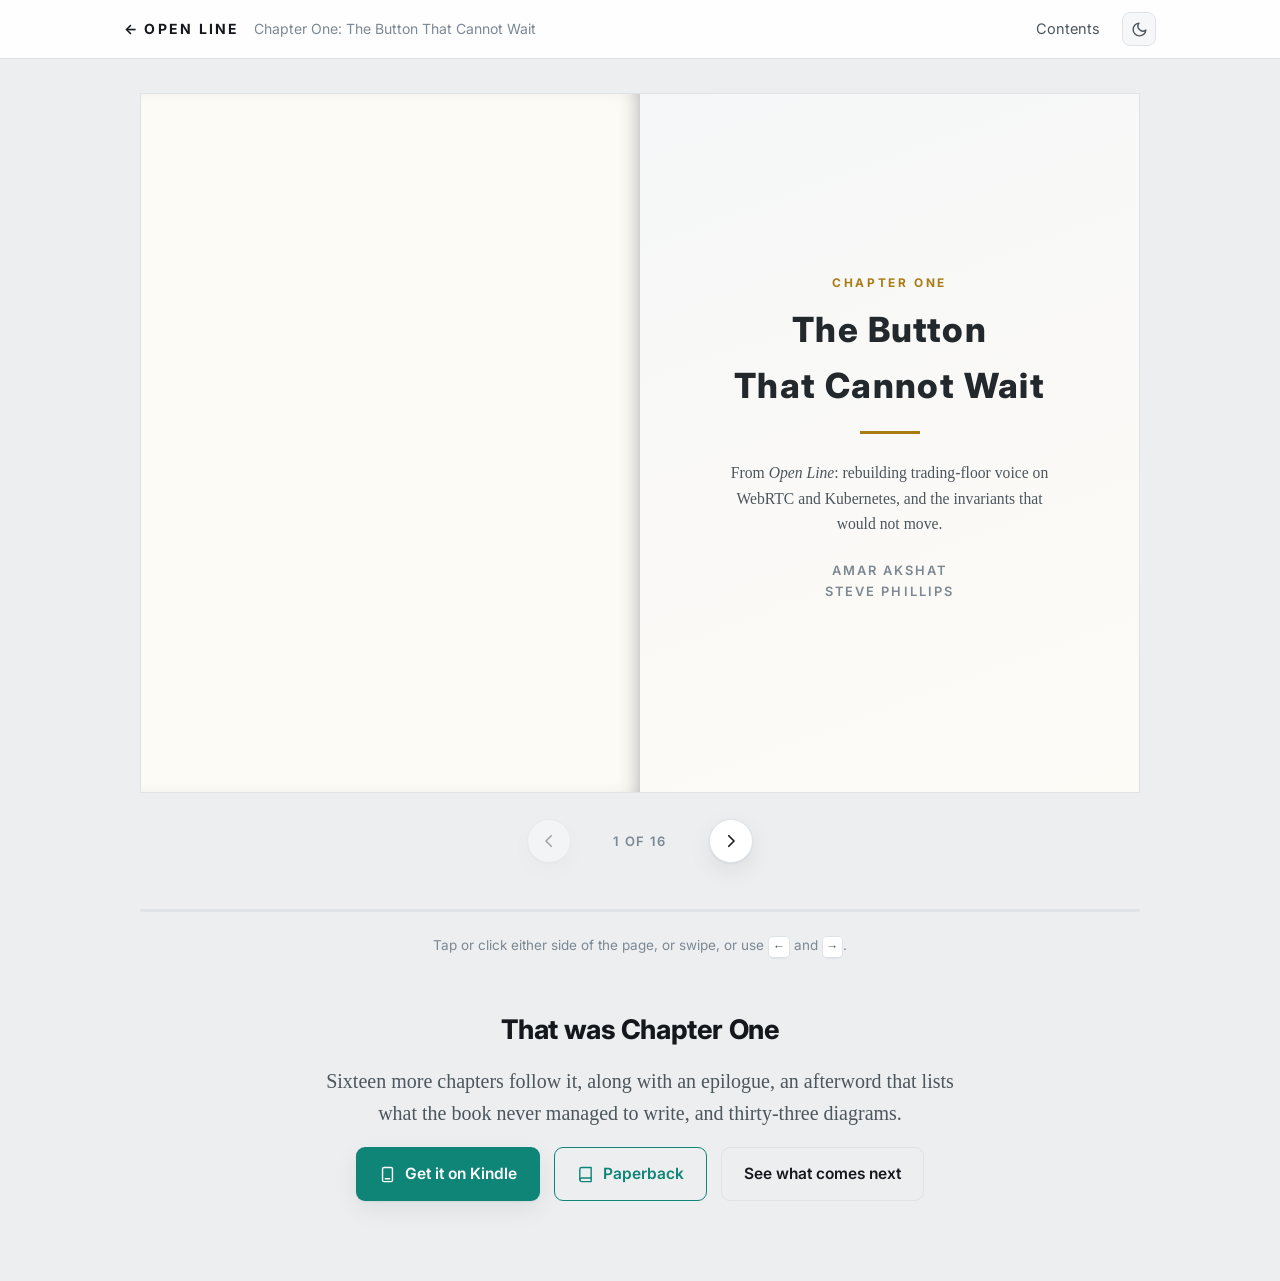
<file: read/index.html>
<!doctype html>
<html lang="en" data-theme="light">
<head>
<meta charset="utf-8">
<meta name="viewport" content="width=device-width, initial-scale=1">
<title>Chapter One: The Button That Cannot Wait | Open Line</title>
<meta name="description" content="Chapter One of Open Line, free and complete. A trader presses a key and is already speaking. No dial tone, no ringing, no hello. The story of trader voice on modern technology begins with three clocks under a single button press.">
<link rel="canonical" href="https://tradervoice-book.press/read/">

<meta property="og:type" content="article">
<meta property="og:site_name" content="Open Line">
<meta property="og:title" content="Chapter One: The Button That Cannot Wait">
<meta property="og:description" content="Chapter One of Open Line, free and complete. A trader presses a key and is already speaking. No dial tone, no ringing, no hello. The story of trader voice on modern technology begins with three clocks under a single button press.">
<meta property="og:url" content="https://tradervoice-book.press/read/">
<meta property="og:image" content="https://tradervoice-book.press/assets/og-chapter.png">
<meta property="og:image:width" content="1200">
<meta property="og:image:height" content="630">
<meta property="og:image:alt" content="Chapter One of Open Line, free to read.">
<meta name="twitter:card" content="summary_large_image">
<meta name="twitter:title" content="Chapter One: The Button That Cannot Wait">
<meta name="twitter:description" content="Chapter One of Open Line, free and complete. A trader presses a key and is already speaking. No dial tone, no ringing, no hello. The story of trader voice on modern technology begins with three clocks under a single button press.">
<meta name="twitter:image" content="https://tradervoice-book.press/assets/og-chapter.png">
<meta name="theme-color" content="#ffffff" media="(prefers-color-scheme: light)">
<meta name="theme-color" content="#0d1117" media="(prefers-color-scheme: dark)">

<link rel="icon" href="../assets/favicon.svg" type="image/svg+xml">
<link rel="preconnect" href="https://fonts.googleapis.com">
<link rel="preconnect" href="https://fonts.gstatic.com" crossorigin>
<link href="https://fonts.googleapis.com/css2?family=Inter:wght@400;600;700;800&display=swap" rel="stylesheet">
<link rel="stylesheet" href="../assets/style.css">
<style>
  /* without JavaScript there is no book object, only the prose */
  .js-reader .noscript-prose { display: none; }
  body:not(.js-reader) .stage,
  body:not(.js-reader) .controls,
  body:not(.js-reader) .progress,
  body:not(.js-reader) .hint { display: none; }
</style>
<script>
  (function () {
    var t = localStorage.getItem('ol-theme');
    document.documentElement.setAttribute('data-theme', t || (matchMedia('(prefers-color-scheme: dark)').matches ? 'dark' : 'light'));
  })();
</script>
</head>
<body class="reader">

<nav class="nav reader-bar">
  <div class="nav-in">
    <a class="brand" href="../">&#8592;&nbsp;Open&nbsp;Line</a>
    <span class="reader-title">Chapter One: The Button That Cannot Wait</span>
    <div class="nav-links">
      <a href="../#contents" class="hide-sm">Contents</a>
      <button class="themer" id="themer" type="button" aria-label="Switch between light and dark theme">
        <svg class="i-moon" viewBox="0 0 24 24" fill="none" stroke="currentColor" stroke-width="2" stroke-linecap="round" stroke-linejoin="round" aria-hidden="true"><path d="M21 12.79A9 9 0 1 1 11.21 3 7 7 0 0 0 21 12.79z"/></svg>
        <svg class="i-sun" viewBox="0 0 24 24" fill="none" stroke="currentColor" stroke-width="2" stroke-linecap="round" stroke-linejoin="round" aria-hidden="true"><circle cx="12" cy="12" r="4.2"/><path d="M12 2v2M12 20v2M4.9 4.9l1.4 1.4M17.7 17.7l1.4 1.4M2 12h2M20 12h2M4.9 19.1l1.4-1.4M17.7 6.3l1.4-1.4"/></svg>
      </button>
    </div>
  </div>
</nav>

<div class="stage">
  <div class="book" id="book" role="region" aria-label="Chapter One, page by page">
    <div class="cover-left" aria-hidden="true"></div>
    <div class="leaf-stack"></div>
  </div>
</div>

<div class="controls">
  <button class="pgbtn" id="prev" type="button" aria-label="Previous page">
    <svg viewBox="0 0 24 24" fill="none" stroke="currentColor" stroke-width="2.2" stroke-linecap="round" stroke-linejoin="round" aria-hidden="true"><path d="M15 5l-7 7 7 7"/></svg>
  </button>
  <span class="counter" id="counter" aria-live="polite">1 of 1</span>
  <button class="pgbtn" id="next" type="button" aria-label="Next page">
    <svg viewBox="0 0 24 24" fill="none" stroke="currentColor" stroke-width="2.2" stroke-linecap="round" stroke-linejoin="round" aria-hidden="true"><path d="M9 5l7 7-7 7"/></svg>
  </button>
</div>

<div class="progress"><i id="barfill"></i></div>

<p class="hint"><span class="tap">Tap or click either side of the page, or swipe</span><span class="kb">, or use <kbd>&#8592;</kbd> and <kbd>&#8594;</kbd></span><span class="kb">.</span></p>

<div class="reader-cta">
  <h2>That was Chapter One</h2>
  <p class="lede">Sixteen more chapters follow it, along with an epilogue, an afterword that lists what the book never managed to write, and thirty-three diagrams.</p>
  <div class="cta-row">
    <a class="btn btn-primary" href="https://www.amazon.com/Open-Line-Rebuilding-trading-floor-Kubernetes-ebook/dp/B0HHG6NGFH/" target="_blank" rel="noopener">
      <svg viewBox="0 0 24 24" width="17" height="17" fill="none" stroke="currentColor" stroke-width="2" stroke-linecap="round" stroke-linejoin="round" aria-hidden="true"><rect x="5" y="2" width="14" height="20" rx="2"/><path d="M9 18h6"/></svg>
      Get it on Kindle
    </a>
    <a class="btn btn-ghost btn-buy" href="https://www.amazon.com/Open-Line-Rebuilding-trading-floor-Kubernetes/dp/B0HHZTL4HN/" target="_blank" rel="noopener">
      <svg viewBox="0 0 24 24" width="17" height="17" fill="none" stroke="currentColor" stroke-width="2" stroke-linecap="round" stroke-linejoin="round" aria-hidden="true"><path d="M4 4.5A2.5 2.5 0 0 1 6.5 2H20v20H6.5A2.5 2.5 0 0 1 4 19.5z"/><path d="M4 19.5A2.5 2.5 0 0 1 6.5 17H20"/></svg>
      Paperback
    </a>
    <a class="btn btn-ghost" href="../#contents">See what comes next</a>
  </div>
</div>

<article id="source" class="noscript-prose">
<p>The first time I watched a trader reject a piece of technology, it
wasn’t broken. That was the part I couldn’t get past.</p>
<p>My name is Kenji Kurosawa. I’d spent years as a systems engineer on a
Tokyo trading floor before drifting into the part of the job I actually
turned out to be good at: the outsider brought in when somebody wants a
technically literate pair of eyes that is not on the project to sit in
the room and say, honestly, whether a vendor’s promise is going to
survive contact with a real desk. Steve had asked me onto this one
directly, and I’d been in the room three days, on the kind of assignment
I’d done a dozen times before: sit close enough to a build to write
down, honestly, whether it deserves the money a bank is about to commit
to it. Infinet had built the earliest thing you could honestly call a
prototype: a laptop, a browser tab standing in for a turret, wired into
a sandboxed line that carried real signalling but no real counterparty
on the other end. Amar was running the demo himself, which should have
told me something about how confident he was. Steve had asked a trader
named Priya to sit in, a fifteen-year veteran of a rates desk who’d
agreed to give it ten minutes between calls she actually needed to make,
the desk still loud behind her.</p>
<p>A pilot lives or dies in rooms exactly like this one, long before
procurement ever sees a business case. If Priya walked back to her desk
unconvinced, there was no price left to negotiate.</p>
<p>Amar walked her through it in about ninety seconds. Tap the tile, it
lights, you’re through. No handset, no cord, no rack of gear under the
desk. She listened, nodded, and tapped it.</p>
<p>She got her counterparty. Clean audio, no drops, nothing a network
engineer would have flagged. Priya used it for maybe four seconds, said
“yeah, hang on,” muted it, and turned back to Amar.</p>
<p>“It’s slow.”</p>
<p>Amar looked at the session log over her shoulder. Two hundred and
forty milliseconds from tap to open audio path. He said so, gently, the
way you correct a number you assume is the whole disagreement. “That’s
under a quarter of a second. That’s faster than you can blink.”</p>
<p>“I know what I felt,” Priya said, and went back to her real desk.</p>
<p>Steve didn’t look surprised, which annoyed Amar more than the
rejection had. He caught my eye first, the look one engineer gives
another in a room that doesn’t have many. “You saw that coming too,
Kurosawa-san.” Then, to Amar: “You just proved my point and you don’t
know it yet.”</p>
<p>“I proved the <em>opposite</em> of your point. It worked. The audio
was fine.”</p>
<p>“The audio isn’t the point. The button is.” Steve tapped the desk
where a <strong>turret</strong> key would sit. A turret being the thing
this book is named for and around: the console on a trading desk, a bank
of dozens of dedicated keys, each one a permanently open route to a
specific counterparty or group, so that reaching somebody is a press
rather than a call. “On a real turret, that key isn’t asking anything.
It’s closing a circuit that’s already up. The line to that counterparty
has been standing since the desk opened this morning, sometimes for
years. There’s no handshake you can perceive. Your finger completes a
loop that was already waiting for it. The instant you touch it, you
know, because there is nothing left to happen. She didn’t feel two
hundred and forty milliseconds of network. She felt the gap where the
certainty used to be.”</p>
<p>Amar wasn’t ready to concede the ground that fast, and not on the
point Steve thought he was making. “Half your key sheet isn’t a standing
private wire at all, it’s a speed-dial preset seizing a trunk group,
same as it’s always been. That’s not a closed loop that’s been sitting
there for years, that’s just a very fast, very old kind of handshake,
electrical instead of digital.” He didn’t wait for a response. “So the
requirement is zero latency? That’s not an architecture problem, that’s
a physics problem, and I don’t think it’s actually true. Nobody can
perceive two hundred and forty milliseconds as a gap in continuous
audio. What she perceived was something else, and if we’re going to fix
it, I need to know what, because ‘make the network faster’ isn’t going
to get us anywhere near what a closed circuit does.”</p>
<p>“Fine, some of it’s a fast seize over a trunk, not a standing loop,”
Steve said, waving that off for later. “Doesn’t change what she felt. Go
find out what she actually felt. Don’t tell me it’s not true. Go ask
her.”</p>
<p>This is usually where Amar would have kept arguing the number. He
didn’t. He went and found Priya at her desk, waited for a pause, and
asked her, plainly, what happened in that four seconds. Not “was it
slow,” but what she noticed, in order.</p>
<p>Her answer, when he came back and repeated it to us, was more precise
than either of us expected from someone who’d given the demo ten minutes
of her day. “I pressed it and I didn’t know if it had heard me. On the
turret, the second my finger’s down, the light’s up and I’m already
talking, because I know I’m live. Here I pressed it and just… waited.
Not long. But I waited to find out if it worked before I could
start.”</p>
<p>I’d been in enough rooms like this in Tokyo to recognize the shape of
the argument before I could name it, and it took me a beat to place why.
Steve was right that something real had been lost. Amar was right that
the number didn’t support “the network is too slow.” They were both
describing the same 240 milliseconds and getting different diagnoses
because they were measuring different things.</p>
<p>There are, it turns out, three separate clocks running under a single
button press, and the old turret had quietly collapsed them into one
because its physical design left it no choice. The first clock is
<strong>perceptual latency</strong>: how long before the human
<em>feels</em> something happened. The second is <strong>signalling
latency</strong>: how long the system actually takes to negotiate a
session, find the counterparty, open a path. On a modern softphone
that’s real, honest work: an offer and answer carried over SIP, or over
whatever channel the application has picked when the endpoint is a
browser tab, because WebRTC deliberately specifies no signalling of its
own and leaves that choice to you, with a route checked wherever the
endpoint sits behind a NAT, a search a fixed desk phone on the bank’s
own network never had to run. The third is <strong>media
latency</strong>: once the path is open, how long before the first
packet arrives at the far end.</p>
<p>A dedicated private wire collapses the second clock to nothing,
because the negotiation happened once, at provisioning time, months
before the trader ever touched the key. That wasn’t only a trick of
psychology, either: a wire like that also carried its own reserved
capacity, immune to whatever else was happening on the bank’s network
that morning, a real engineering guarantee that a shared softphone path
has to earn back, not just a feeling to be talked out of. Touch the key
and you’re only waiting on the third clock, media, which is short enough
that a human can’t perceive it as a gap. A softphone re-runs the second
clock every single time, honestly and correctly, and Priya felt that
honesty as a hole where her certainty used to be.</p>
<p>Nobody had asked, until Amar did, which of the three clocks a trader
is actually equipped to notice. The answer, it turns out, isn’t in the
network at all.</p>
<blockquote>
<p><strong>The system must confirm it heard you before it has any
business proving it acted.</strong></p>
</blockquote>
<p>The old circuit didn’t separate those two events because it couldn’t;
closing the loop <em>was</em> the confirmation. A modern system has no
such excuse, and no such shortcut. It has to build the confirmation on
purpose, as its own signal, distinct from whether the call has actually
gone through yet.</p>
<p>Once Amar had the three clocks apart, the fix stopped being a network
problem and became an interface problem, which is a much better place
for Infinet to be arguing from.</p>
<p>The design that came out of the next week’s whiteboard session split
the button press into two independently engineered events instead of
one. The moment a trader’s finger lands, the client generates its own
acknowledgment locally: a tone, a lit state, a haptic tick, whatever the
endpoint supports, fired from code running on the device itself, with no
round trip to any server required to produce it. Infinet’s target for
that local acknowledgment is under fifty milliseconds, well inside
Nielsen’s old usability threshold for what a human reads as
instantaneous, because it never has to wait on the network to be
true.</p>
<p>The actual session, meanwhile, still has to do its honest work in the
background: SIP or WebRTC signalling, ICE negotiation where the endpoint
needs it, an <strong>SBC</strong> at the edge finding and validating a
path, media opening end to end. That’s the second clock, running exactly
as long as it genuinely needs to, with nothing shaved off it and nothing
hidden about it. On Infinet’s own low-hop network, without a relay hop
for NAT traversal, that’s roughly two hundred milliseconds of it, the
signalling share of the two hundred and forty Priya’s demo actually
measured; a call crossing the open internet through a relay would take
longer, and the design has to survive that case too, not just the
friendly one.</p>
<p>The two events are deliberately not the same signal, and they’re not
allowed to look like the same signal either. The design room settled on
this: the local acknowledgment tells the trader <em>the system
registered your action</em>. A second, distinct confirmation, arriving
whenever the real path actually opens, tells them <em>you are live</em>.
On the prototype that second one still took roughly the two hundred
milliseconds it takes, but it no longer had to carry the whole weight of
the trader’s certainty by itself, because the first signal had already
done that job in under fifty.</p>
<figure class="fig" id="fig-1-1">
<img src="../assets/figs/fig-1-1-three-clocks.svg" alt="Three stacked timelines under one button press. Top: perceptual latency, a local acknowledgment firing under fifty milliseconds, independent of the network. Middle: signalling latency, roughly two hundred milliseconds of SIP or WebRTC session negotiation through an SBC. Bottom: media latency, the short remainder before the first audio packet arrives. A bracket marks that a dedicated private wire collapses the middle timeline to zero, which is why it never separated the first and third." />
<figcaption>
<strong>Figure 1.1</strong>. Three clocks were running under one button
press. A private wire collapsed the middle one to zero, so nobody ever
had to build the first one on purpose.
</figcaption>
</figure>
<p>The first time Amar showed this to a bank architect outside Infinet,
the objection arrived before he’d finished the second sentence. “You’re
describing an optimistic UI. Fine for a chat app that can quietly retry
a failed send. What happens when your fifty-millisecond tone fires, the
trader starts talking, and the session behind it fails to establish? Now
they’ve spoken into a line that was never live, and your system told
them it was fine.”</p>
<p>It’s the one the design has to survive, not argue around. A private
wire never created this failure mode because there was nothing left to
fail once the loop closed.</p>
<figure class="fig" id="fig-1-2">
<img src="../assets/figs/fig-1-2-registered-vs-connected.svg" alt="A finger on a key fires two parallel starts: Registered, an amber local acknowledgment under fifty milliseconds every time, and Session negotiating, a blue SIP or WebRTC exchange taking roughly two hundred milliseconds. Session negotiating resolves one of two ways: on success, a teal Connected signal fires as the second, distinct confirmation. On timeout, a red Revoked outcome fires instead, and a caption notes that the earlier amber Registered signal is actively withdrawn rather than left standing." />
<figcaption>
<strong>Figure 1.2</strong>. Registered and Connected are two different
signals on purpose. Only one of them is allowed to lie about the
network.
</figcaption>
</figure>
<p>Infinet’s answer was to make the two signals different enough that a
trader can’t mistake one for the other without training themselves not
to, and to make failure loud rather than silent: if the real session
doesn’t complete within four hundred milliseconds, a number Infinet
picked itself and kept well inside Nielsen’s one-second limit for an
uninterrupted flow of thought, the local acknowledgment is actively
revoked, not just left stale, replaced by its own unmissable signal, a
different tone, a different colour, that means specifically <em>that
didn’t reach anyone, say it again</em>. The microphone itself doesn’t
open until Connected actually fires. Nothing a trader says in those four
hundred milliseconds is captured at all, so there’s no held audio
sitting anywhere to flush onto the wire out of step with the rest of the
call once it connects, and nothing for a revocation to have to quietly
discard. Registered was never a promise that the room could hear you. It
was only ever a promise that the system had heard your finger. On a desk
where the words after that press can be an order, that distinction has
to survive contact with someone who’s already talking: a trader who
believes she’s live because nothing told her otherwise is a worse
failure than a slow tap ever was, which is exactly why revocation gets a
signal loud enough to interrupt her, not a light that just quietly goes
dark.</p>
<p>Registered and connected had to become two things a trader could tell
apart on instinct, the same way sensing a light versus hearing a dial
tone once were, an argument Chapter 5 picks back up, and it says nothing
yet about what happens when the signalling path itself goes dark rather
than merely slow, which is Chapter 12’s problem, not this one’s.</p>
<p>What we shipped from that week wasn’t a faster network. It was an
honest confession, built into the interface, about which half-second the
system actually controls and which one it doesn’t.</p>
<p>Priya tried the revised build two weeks later. She didn’t say it was
fast. She said, “okay, now I know when you’ve got me. Ask me again when
the desk’s actually busy,” which was the only review that mattered.</p>
<p>Steve caught my eye again on the way out. “Write that down,
Kurosawa-san.” I already had.</p>
</article>

<script src="../assets/app.js"></script>
<script src="../assets/reader.js"></script>
</body>
</html>
</file>
<file: assets/style.css>
/* Open Line book site
   Light by default, dark by toggle or system preference. */

:root {
  --bg:        #ffffff;
  --bg-alt:    #f6f7f8;
  --bg-sunk:   #eceef0;
  --ink:       #14181c;
  --ink-soft:  #4c565d;
  --ink-faint: #7c8892;
  --rule:      #dfe3e7;
  --amber:     #a97c14;
  --amber-bg:  #faf1dc;
  --teal:      #0f8577;
  --teal-bg:   #e2f3ef;
  --paper:     #fdfbf6;
  --paper-ink: #23282c;
  --shadow:    0 1px 2px rgba(16,22,28,.06), 0 8px 24px rgba(16,22,28,.07);
  --shadow-lg: 0 2px 6px rgba(16,22,28,.08), 0 24px 60px rgba(16,22,28,.14);
  --serif: "Iowan Old Style", "Palatino Linotype", Palatino, "Source Serif Pro", Georgia, serif;
  --sans: Inter, -apple-system, BlinkMacSystemFont, "Segoe UI", Roboto, Helvetica, Arial, sans-serif;
  --mono: ui-monospace, SFMono-Regular, "SF Mono", Menlo, Consolas, monospace;
  --wrap: 1080px;
}

:root[data-theme="dark"] {
  --bg:        #0d1117;
  --bg-alt:    #131a24;
  --bg-sunk:   #0a0e14;
  --ink:       #e8edf2;
  --ink-soft:  #aab5bf;
  --ink-faint: #7f8b96;
  --rule:      #232c38;
  --amber:     #d9a63b;
  --amber-bg:  #1e1808;
  --teal:      #46b3a2;
  --teal-bg:   #0a1a17;
  --paper:     #151c25;
  --paper-ink: #dfe6ec;
  --shadow:    0 1px 2px rgba(0,0,0,.4), 0 8px 24px rgba(0,0,0,.4);
  --shadow-lg: 0 2px 6px rgba(0,0,0,.5), 0 24px 60px rgba(0,0,0,.6);
}

@media (prefers-color-scheme: dark) {
  :root:not([data-theme="light"]) {
    --bg:        #0d1117;
    --bg-alt:    #131a24;
    --bg-sunk:   #0a0e14;
    --ink:       #e8edf2;
    --ink-soft:  #aab5bf;
    --ink-faint: #7f8b96;
    --rule:      #232c38;
    --amber:     #d9a63b;
    --amber-bg:  #1e1808;
    --teal:      #46b3a2;
    --teal-bg:   #0a1a17;
    --paper:     #151c25;
    --paper-ink: #dfe6ec;
    --shadow:    0 1px 2px rgba(0,0,0,.4), 0 8px 24px rgba(0,0,0,.4);
    --shadow-lg: 0 2px 6px rgba(0,0,0,.5), 0 24px 60px rgba(0,0,0,.6);
  }
}

* { box-sizing: border-box; }

html { scroll-behavior: smooth; }
@media (prefers-reduced-motion: reduce) { html { scroll-behavior: auto; } }

body {
  margin: 0;
  background: var(--bg);
  color: var(--ink);
  font-family: var(--sans);
  font-size: 17px;
  line-height: 1.65;
  -webkit-font-smoothing: antialiased;
  transition: background .25s ease, color .25s ease;
}

a { color: var(--teal); text-underline-offset: 3px; }
img { max-width: 100%; display: block; }

.wrap { max-width: var(--wrap); margin: 0 auto; padding: 0 24px; }
.narrow { max-width: 720px; }

/* ---------- nav ---------- */

.nav {
  position: sticky; top: 0; z-index: 50;
  background: color-mix(in srgb, var(--bg) 88%, transparent);
  backdrop-filter: saturate(1.6) blur(12px);
  border-bottom: 1px solid var(--rule);
}
.nav-in {
  max-width: var(--wrap); margin: 0 auto; padding: 12px 24px;
  display: flex; align-items: center; gap: 20px;
}
.brand {
  font-weight: 700; letter-spacing: .16em; font-size: 14px;
  text-transform: uppercase; color: var(--ink); text-decoration: none;
  white-space: nowrap;
}
.nav-links { margin-left: auto; display: flex; align-items: center; gap: 22px; }
.nav-links a {
  color: var(--ink-soft); text-decoration: none; font-size: 14.5px;
  white-space: nowrap;            /* a wrapped nav link doubles the bar height */
}
.nav-links a:hover { color: var(--ink); }
.nav-links a.nav-buy {
  color: var(--teal); font-weight: 600; border: 1px solid var(--teal);
  padding: 6px 13px; border-radius: 7px;
}
.nav-links a.nav-buy:hover { background: var(--teal); color: #fff; }
@media (max-width: 720px) { .nav-links a.hide-sm { display: none; } }
/* below this the bar cannot hold brand, both links, the button and the toggle */
@media (max-width: 620px) {
  .nav-links a.hide-xs { display: none; }
  .nav-links { gap: 14px; }
  .nav-in { gap: 12px; padding-inline: 16px; }
  .brand { font-size: 13px; letter-spacing: .12em; }
}

.themer {
  border: 1px solid var(--rule); background: var(--bg-alt); color: var(--ink-soft);
  width: 34px; height: 34px; border-radius: 8px; cursor: pointer;
  display: grid; place-items: center; padding: 0; flex: none;
}
.themer:hover { color: var(--ink); border-color: var(--ink-faint); }
.themer svg { width: 17px; height: 17px; }
:root[data-theme="dark"] .i-sun { display: block; }
:root[data-theme="dark"] .i-moon { display: none; }
.i-sun { display: none; }
.i-moon { display: block; }
@media (prefers-color-scheme: dark) {
  :root:not([data-theme="light"]) .i-sun { display: block; }
  :root:not([data-theme="light"]) .i-moon { display: none; }
}

/* ---------- buttons ---------- */

.btn {
  display: inline-flex; align-items: center; gap: 9px;
  padding: 13px 22px; border-radius: 9px; font-size: 15.5px; font-weight: 600;
  text-decoration: none; border: 1px solid transparent; cursor: pointer;
  transition: transform .12s ease, box-shadow .18s ease, background .18s ease;
  font-family: inherit;
}
.btn:hover { transform: translateY(-1px); }
.btn-primary { background: var(--teal); color: #fff; box-shadow: var(--shadow); }
.btn-primary:hover { background: color-mix(in srgb, var(--teal) 88%, #000); }
.btn-ghost { background: transparent; color: var(--ink); border-color: var(--rule); }
.btn-ghost:hover { border-color: var(--ink-faint); }
.btn-ghost.btn-buy { border-color: var(--teal); color: var(--teal); }
.btn-ghost.btn-buy:hover { background: var(--teal); color: #fff; border-color: var(--teal); }

/* ---------- hero ---------- */

.hero {
  padding: 84px 0 76px;
  background:
    radial-gradient(900px 420px at 78% -8%, var(--teal-bg), transparent 62%),
    radial-gradient(700px 380px at 6% 4%, var(--amber-bg), transparent 60%);
  border-bottom: 1px solid var(--rule);
}
.hero-grid {
  display: grid; grid-template-columns: 1.15fr .85fr; gap: 60px; align-items: center;
}

.kicker {
  font-size: 12px; letter-spacing: .22em; text-transform: uppercase;
  color: var(--amber); font-weight: 700; margin: 0 0 20px;
}
h1.title {
  font-family: var(--sans);
  font-size: clamp(46px, 8vw, 82px); line-height: .98; letter-spacing: -.02em;
  font-weight: 800; margin: 0 0 22px;
}
.sub {
  font-family: var(--serif); font-size: clamp(19px, 2.3vw, 23px); line-height: 1.45;
  color: var(--ink-soft); margin: 0 0 30px; max-width: 30em;
}
.byline {
  font-size: 13.5px; letter-spacing: .1em; text-transform: uppercase;
  color: var(--ink-faint); margin: 0 0 32px; font-weight: 600;
}
.cta-row { display: flex; flex-wrap: wrap; gap: 14px; align-items: center; }
.cta-note { font-size: 14px; color: var(--ink-faint); margin: 18px 0 0; }

.hero-art { position: relative; display: flex; justify-content: flex-end; }
.hero-art img {
  width: auto; max-width: 100%; max-height: 460px; border-radius: 4px;
  box-shadow: var(--shadow-lg);
  transform: perspective(1400px) rotateY(-11deg) rotateX(2deg);
  transition: transform .5s cubic-bezier(.2,.7,.3,1);
}
.hero-art img:hover { transform: perspective(1400px) rotateY(-4deg) rotateX(1deg); }
@media (prefers-reduced-motion: reduce) { .hero-art img { transform: none; } }

@media (max-width: 900px) {
  .hero { padding: 52px 0 56px; }
  .hero-grid { grid-template-columns: 1fr; gap: 40px; }
  /* title and buttons lead; the cover follows them */
  .hero-art { justify-content: center; }
  .hero-art img { max-height: 340px; }
}
@media (max-width: 620px) {
  .hero-art img { max-height: 300px; }
}

/* ---------- generic section ---------- */

section { padding: 78px 0; }
section.alt { background: var(--bg-alt); border-block: 1px solid var(--rule); }
.eyebrow {
  font-size: 11.5px; letter-spacing: .2em; text-transform: uppercase;
  color: var(--teal); font-weight: 700; margin: 0 0 14px;
}
h2 {
  font-size: clamp(28px, 4vw, 38px); line-height: 1.15; letter-spacing: -.015em;
  font-weight: 750; margin: 0 0 20px;
}
h3 { font-size: 19px; line-height: 1.3; margin: 0 0 10px; font-weight: 700; }
.lede { font-family: var(--serif); font-size: 20px; line-height: 1.6; color: var(--ink-soft); }
p { margin: 0 0 18px; }

/* pull quote from the book */
.pull {
  font-family: var(--serif); font-size: clamp(24px, 3.4vw, 34px); line-height: 1.35;
  margin: 0; padding: 8px 0 8px 30px; border-left: 4px solid var(--amber);
  color: var(--ink);
}
.pull cite { display: block; margin-top: 18px; font: 600 13px/1 var(--sans);
  letter-spacing: .14em; text-transform: uppercase; color: var(--ink-faint); font-style: normal; }

/* ---------- the question / cards ---------- */

.cards { display: grid; grid-template-columns: repeat(3, 1fr); gap: 20px; margin-top: 40px; }
@media (max-width: 860px) { .cards { grid-template-columns: 1fr; } }
.card {
  background: var(--bg); border: 1px solid var(--rule); border-radius: 12px;
  padding: 26px 24px; box-shadow: var(--shadow);
}
section.alt .card { background: var(--bg); }
.card .n {
  font: 700 12px/1 var(--mono); letter-spacing: .1em; color: var(--amber);
  display: block; margin-bottom: 14px;
}
.card p { color: var(--ink-soft); font-size: 15.5px; margin: 0; }

/* ---------- figures ---------- */

.figs { display: grid; grid-template-columns: repeat(2, 1fr); gap: 26px; margin-top: 40px; }
@media (max-width: 780px) { .figs { grid-template-columns: 1fr; } }
figure.fig {
  margin: 0; background: #fff; border: 1px solid var(--rule); border-radius: 12px;
  overflow: hidden; box-shadow: var(--shadow);
}
figure.fig img { width: 100%; }
figure.fig a { display: block; }
figure.fig .zoom {
  font: 600 12px/1 var(--sans); color: var(--ink-faint);
  padding: 0 18px 14px; background: var(--bg); display: none;
}
@media (max-width: 780px) { figure.fig .zoom { display: block; } }
figure.fig figcaption {
  font-size: 14px; color: var(--ink-soft); padding: 14px 18px 16px;
  background: var(--bg); border-top: 1px solid var(--rule);
}

/* ---------- contents ---------- */

.toc { margin-top: 36px; border-top: 1px solid var(--rule); }
.toc-part {
  font: 700 11.5px/1 var(--sans); letter-spacing: .2em; text-transform: uppercase;
  color: var(--amber); padding: 30px 0 12px;
}
.toc-row {
  display: flex; gap: 20px; align-items: baseline;
  padding: 13px 4px; border-bottom: 1px solid var(--rule);
}
.toc-row .num {
  font: 600 13px/1 var(--mono); color: var(--ink-faint); width: 26px; flex: none;
}
.toc-row .nm { font-weight: 600; }
.toc-row .bl { color: var(--ink-faint); font-size: 14.5px; margin-left: auto; text-align: right; }
@media (max-width: 700px) { .toc-row .bl { display: none; } }
.toc-row.free { background: var(--teal-bg); border-radius: 8px; padding-inline: 12px; }
.toc-row.free .free-tag {
  font: 700 10.5px/1 var(--sans); letter-spacing: .12em; text-transform: uppercase;
  color: #fff; background: var(--teal); padding: 5px 9px; border-radius: 20px; margin-left: auto;
}

/* ---------- quotes (placeholders until supplied) ---------- */

/* one quote runs as a single centred feature; .grid takes over from two up */
.quotes { margin-top: 40px; }
.quotes.grid { display: grid; grid-template-columns: repeat(2, 1fr); gap: 22px; }
@media (max-width: 820px) { .quotes.grid { grid-template-columns: 1fr; } }
blockquote.endorse {
  margin: 0; background: var(--bg); border: 1px solid var(--rule); border-left: 3px solid var(--amber);
  border-radius: 10px; padding: 26px 26px 22px; box-shadow: var(--shadow);
}
blockquote.endorse p {
  font-family: var(--serif); font-size: 18px; line-height: 1.55; color: var(--ink); margin: 0 0 18px;
}
blockquote.endorse footer {
  font-size: 13.5px; color: var(--ink-faint); font-weight: 600;
}
blockquote.endorse.feature {
  max-width: 780px; margin-inline: auto; padding: 40px 44px 34px;
  border-left-width: 4px;
}
blockquote.endorse.feature p { font-size: 22px; line-height: 1.5; margin-bottom: 14px; }
blockquote.endorse.feature p:last-of-type { margin-bottom: 24px; }
blockquote.endorse.feature footer { font-size: 14.5px; }
@media (max-width: 620px) { blockquote.endorse.feature { padding: 30px 26px 24px; }
  blockquote.endorse.feature p { font-size: 19px; } }

/* ---------- authors ---------- */

.authors { display: grid; grid-template-columns: 1fr 1fr; gap: 40px; margin-top: 40px; }
@media (max-width: 780px) { .authors { grid-template-columns: 1fr; gap: 32px; } }
.author .portrait {
  width: 132px; height: 132px; border-radius: 50%; object-fit: cover;
  object-position: center 28%;
  border: 3px solid var(--bg); box-shadow: var(--shadow); margin: 0 0 20px;
  background: var(--bg-alt);
}
.author h3 { margin-bottom: 4px; }
.author .role {
  font-size: 12.5px; letter-spacing: .12em; text-transform: uppercase;
  color: var(--amber); font-weight: 700; margin: 0 0 14px;
}
.author p { color: var(--ink-soft); font-size: 15.5px; }

/* ---------- final cta ---------- */

.finale {
  background: var(--bg-sunk); border-top: 1px solid var(--rule); text-align: center;
}
.finale h2 { max-width: 16em; margin-inline: auto; }
.finale .lede { max-width: 34em; margin: 0 auto 32px; }
.finale .cta-row { justify-content: center; }

footer.site {
  padding: 40px 0 56px; border-top: 1px solid var(--rule);
  font-size: 14px; color: var(--ink-faint);
}
footer.site .fl { display: flex; flex-wrap: wrap; gap: 18px; align-items: center; }
footer.site a { color: var(--ink-faint); }
footer.site .sp { margin-left: auto; }
@media (max-width: 640px) { footer.site .sp { margin-left: 0; } }

/* ================= READER ================= */

body.reader { background: var(--bg-sunk); }

.reader-bar {
  position: sticky; top: 0; z-index: 60;
  background: color-mix(in srgb, var(--bg) 92%, transparent);
  backdrop-filter: blur(12px) saturate(1.6);
  border-bottom: 1px solid var(--rule);
}
.reader-bar .nav-in { gap: 14px; }
.reader-title {
  font-size: 14px; color: var(--ink-faint); white-space: nowrap; overflow: hidden;
  text-overflow: ellipsis;
}
@media (max-width: 720px) { .reader-title { display: none; } }

.stage { padding: 34px 16px 20px; display: grid; place-items: center; }

/* the book object */
.book {
  position: relative;
  width: min(1000px, 100%);
  aspect-ratio: 10 / 7;
  perspective: 2600px;
}
@media (max-width: 820px) { .book { aspect-ratio: 2 / 3; } }
@media (max-width: 820px) and (max-height: 700px) { .book { aspect-ratio: 3 / 4; } }

.leaf-stack { position: absolute; inset: 0; transform-style: preserve-3d; }

/* Each sheet occupies the right half in spread mode and flips about the spine. */
.sheet {
  position: absolute; top: 0; left: 50%; width: 50%; height: 100%;
  transform-origin: left center; transform-style: preserve-3d;
  transition: transform .78s cubic-bezier(.42,.02,.24,1);
  will-change: transform;
}
.sheet.flipped { transform: rotateY(-180deg); }
.sheet.instant { transition: none; }

.face {
  position: absolute; inset: 0; backface-visibility: hidden; overflow: hidden;
  background: var(--paper); color: var(--paper-ink);
  border: 1px solid var(--rule);
}
.face.back { transform: rotateY(180deg); }
.face.front { border-left: none; box-shadow: inset 14px 0 24px -18px rgba(0,0,0,.45); }
.face.back  { border-right: none; box-shadow: inset -14px 0 24px -18px rgba(0,0,0,.45); }

/* single-page (narrow) mode: sheet fills the whole book, no spine shadow */
.book.single .sheet { left: 0; width: 100%; }
.book.single .face { box-shadow: none; border: 1px solid var(--rule); }
.book.single .cover-left { display: none; }

/* the static left board behind the stack */
.cover-left {
  position: absolute; top: 0; left: 0; width: 50%; height: 100%;
  background: var(--paper); color: var(--paper-ink);
  border: 1px solid var(--rule); border-right: none;
  box-shadow: inset -14px 0 24px -18px rgba(0,0,0,.45);
  overflow: hidden;
}

.page {
  height: 100%; padding: 7% 9% 6%;
  display: flex; flex-direction: column;
  font-family: var(--serif); font-size: clamp(13px, 1.42vw, 16.5px); line-height: 1.62;
  overflow: hidden;
}
.page-body { flex: 1 1 auto; overflow: hidden; }
.page p { margin: 0 0 .85em; text-align: justify; hyphens: auto; }
.page p:first-child { margin-top: 0; }
.page h2.ch-h {
  font-family: var(--sans); font-size: 1.7em; line-height: 1.15; font-weight: 800;
  letter-spacing: -.01em; margin: 0 0 .7em; text-align: left; hyphens: none;
}
.page .ch-num {
  font: 700 .72em/1 var(--sans); letter-spacing: .22em; text-transform: uppercase;
  color: var(--amber); margin: 0 0 1em;
}
.page blockquote {
  margin: 1.1em 0; padding-left: 1.1em; border-left: 3px solid var(--amber);
  font-style: italic; color: var(--ink-soft);
}
.page blockquote p { text-align: left; }
.page figure { margin: 1em 0; text-align: center; }
.page figure img { width: 100%; }
.page figure figcaption {
  font: .78em/1.4 var(--sans); color: var(--ink-faint); margin-top: .5em; text-align: left;
}
.page .folio {
  flex: none; padding-top: 10px; margin-top: 6px;
  font: 600 .72em/1 var(--sans); letter-spacing: .1em;
  color: var(--ink-faint); display: flex; justify-content: space-between;
}
.page .folio .bk { text-transform: uppercase; letter-spacing: .16em; }

/* opening / closing boards */
.page.board {
  justify-content: center; align-items: center; text-align: center;
  background: linear-gradient(160deg, var(--bg-alt), var(--paper));
}
.page.board p { text-align: center; }
.page.board .bt {
  font-family: var(--sans); font-size: 2.1em; font-weight: 800; letter-spacing: .04em;
  margin: 0 0 .5em;
}
.page.board .bs { color: var(--ink-soft); font-size: .95em; max-width: 22em; margin: 0 0 1.6em; }
.page.board .ba {
  font: 600 .78em/1.6 var(--sans); letter-spacing: .16em; text-transform: uppercase;
  color: var(--ink-faint);
}
.page.board .rule { width: 60px; height: 3px; background: var(--amber); margin: 0 0 1.6em; }

/* controls */
.controls {
  display: flex; align-items: center; justify-content: center; gap: 16px;
  padding: 6px 16px 46px; flex-wrap: wrap;
}
.pgbtn {
  width: 44px; height: 44px; border-radius: 50%; border: 1px solid var(--rule);
  background: var(--bg); color: var(--ink); cursor: pointer;
  display: grid; place-items: center; box-shadow: var(--shadow); flex: none;
}
.pgbtn:hover:not(:disabled) { border-color: var(--ink-faint); }
.pgbtn:disabled { opacity: .34; cursor: default; }
.pgbtn svg { width: 18px; height: 18px; }
.counter {
  font: 600 13px/1 var(--sans); letter-spacing: .1em; color: var(--ink-faint);
  min-width: 106px; text-align: center; text-transform: uppercase;
}
.progress {
  width: min(1000px, 100%); height: 3px; background: var(--rule);
  border-radius: 3px; overflow: hidden; margin: 0 auto 22px;
}
.progress i { display: block; height: 100%; width: 0; background: var(--amber); transition: width .5s ease; }

.hint { text-align: center; font-size: 13.5px; color: var(--ink-faint); padding: 0 16px 40px; }
.hint .kb { display: inline; }
@media (max-width: 620px) { .hint .kb { display: none; } .hint .tap::after { content: ' to turn the page.'; } }
.hint kbd {
  font: 600 12px/1 var(--mono); border: 1px solid var(--rule); border-bottom-width: 2px;
  border-radius: 5px; padding: 3px 6px; background: var(--bg); color: var(--ink-soft);
}

/* end-of-chapter call to action, shown under the book */
.reader-cta {
  max-width: 660px; margin: 0 auto; padding: 0 16px 80px; text-align: center;
}
.reader-cta h2 { font-size: 27px; }
.reader-cta .cta-row { justify-content: center; }

/* fallback: no-JS gets plain scrolling prose */
.noscript-prose { max-width: 700px; margin: 0 auto; padding: 40px 24px 80px; font-family: var(--serif); }

/* ---------- breadcrumbs and glossary ---------- */

.crumbs { font-size: 13.5px; color: var(--ink-faint); margin-bottom: 22px; }
.crumbs a { color: var(--ink-faint); text-decoration: none; }
.crumbs a:hover { color: var(--teal); text-decoration: underline; }
.crumbs span[aria-hidden] { margin: 0 6px; }

h1.gloss-h1 {
  font-size: clamp(32px, 5vw, 46px); line-height: 1.1; letter-spacing: -.02em;
  font-weight: 800; margin: 0 0 20px;
}

dl.gloss { margin: 44px 0 0; border-top: 1px solid var(--rule); }
.gterm { padding: 22px 4px; border-bottom: 1px solid var(--rule); scroll-margin-top: 84px; }
.gterm:target { background: var(--amber-bg); border-radius: 8px; padding-inline: 14px; }
.gterm dt {
  font-weight: 700; font-size: 17.5px; margin: 0 0 8px; color: var(--ink);
}
.gterm dd {
  margin: 0; color: var(--ink-soft); font-family: var(--serif);
  font-size: 17px; line-height: 1.6;
}
</file>
